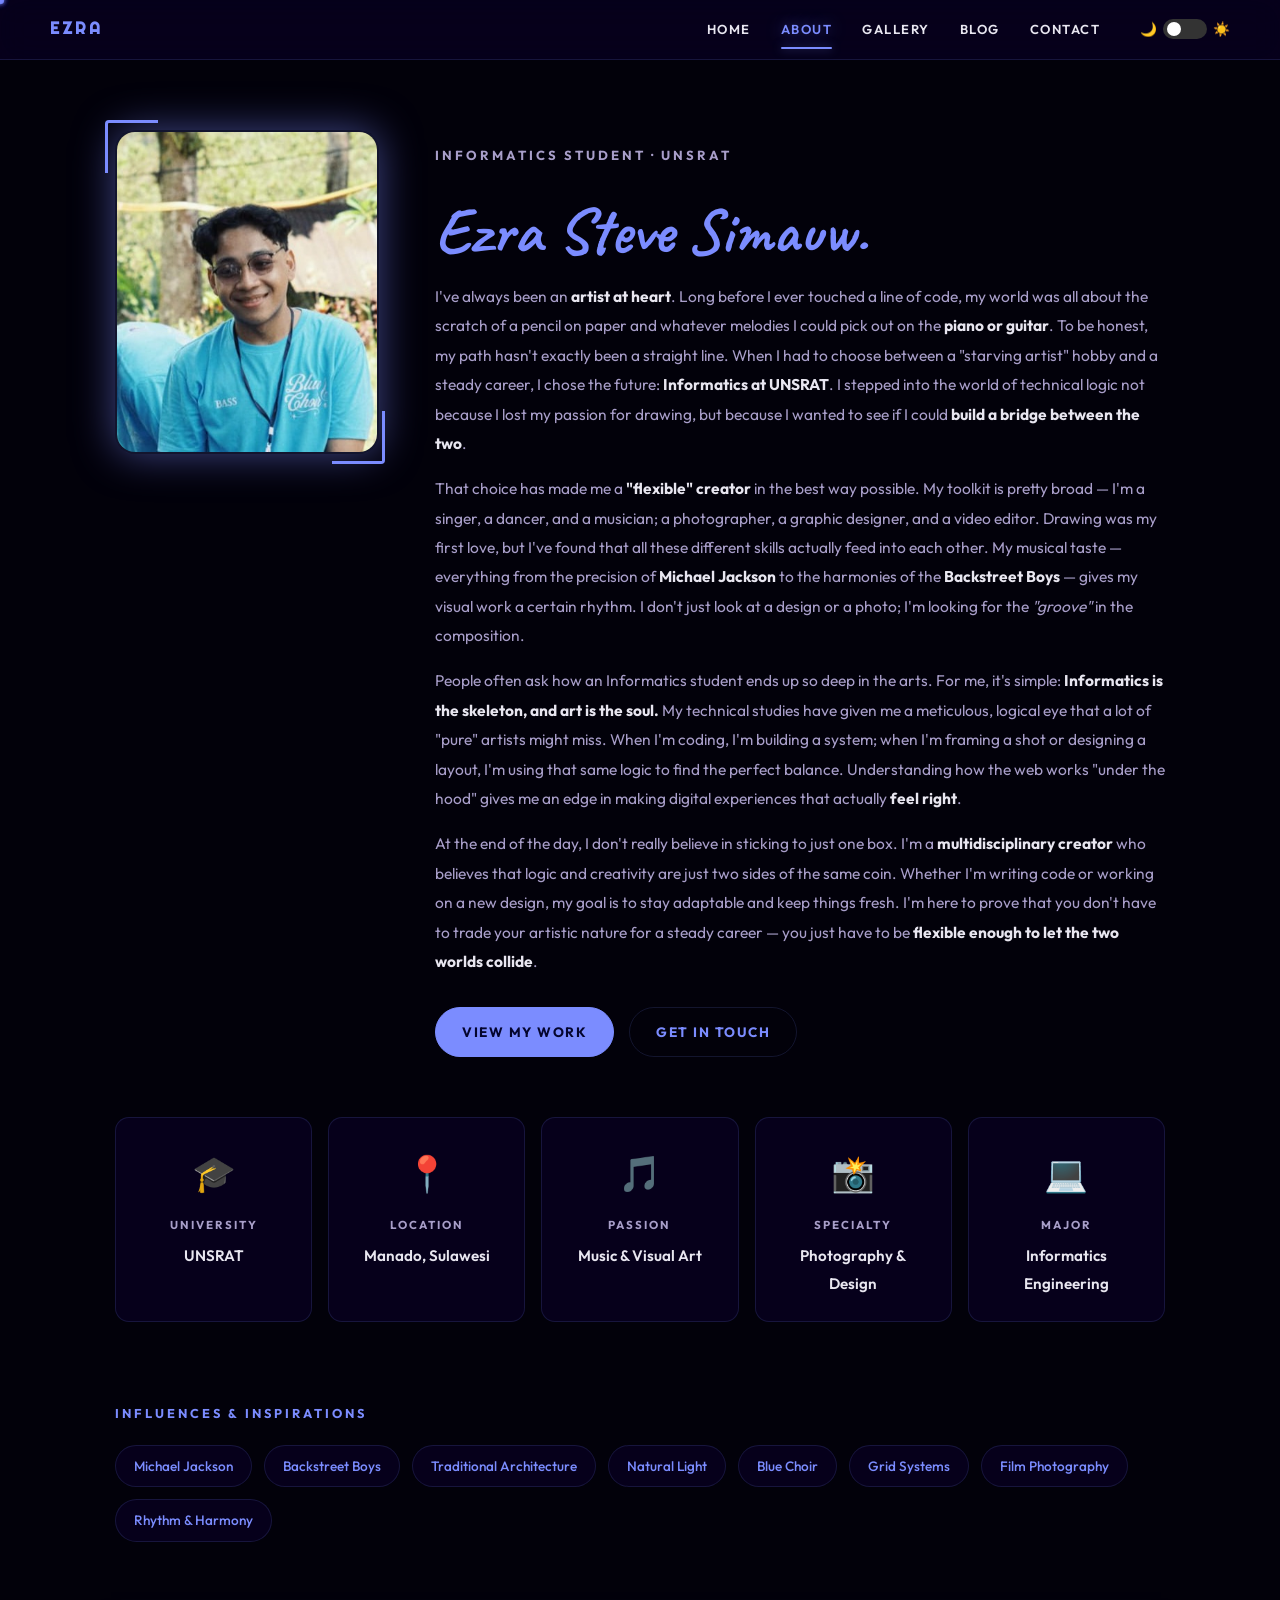
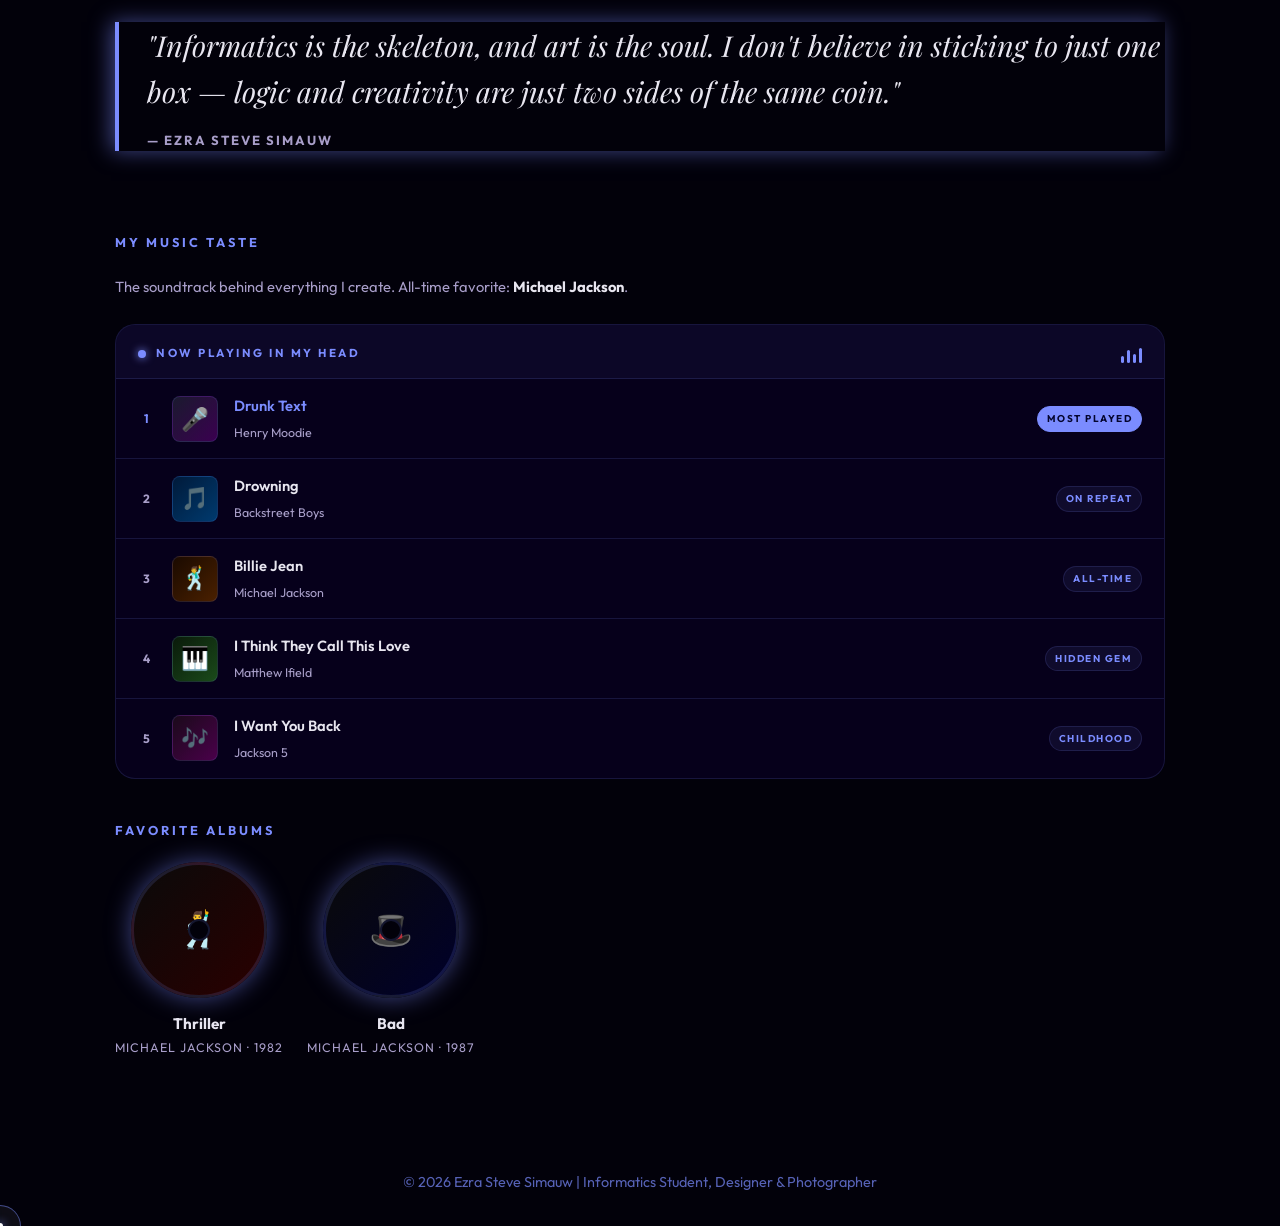
<file: about.html>
<!DOCTYPE html>
<html lang="en">
<head>
    <meta charset="UTF-8">
    <meta name="viewport" content="width=device-width, initial-scale=1.0">
    <title>About | Ezra's Web</title>
    <link rel="stylesheet" href="style.css">
    <link href="https://fonts.googleapis.com/css2?family=Caveat:wght@700&family=Playfair+Display:ital,wght@1,700&family=Righteous&family=Outfit:wght@300;400;500;600&display=swap" rel="stylesheet">
    <script defer src="script.js"></script>
    <style>
        h1 {
            background: none;
            -webkit-background-clip: unset;
            -webkit-text-fill-color: var(--accent);
            color: var(--accent);
            filter: none;
        }

        
        .about-hero {
            display: grid;
            grid-template-columns: 260px 1fr;
            gap: 60px;
            align-items: start;
            margin-top: 70px;
        }

        .about-photo-wrap {
            position: relative;
        }

        @media (min-width: 701px) {
            .about-photo-wrap {
                position: sticky;
                top: 100px;
            }
        }

        .about-photo {
            width: 100%;
            height: 320px;
            object-fit: cover;
            object-position: center 20%;
            border-radius: 20px;
            border: 2px solid var(--glass-border);
            box-shadow: 0 0 40px var(--glow);
            display: block;
            transition: transform 0.4s ease, box-shadow 0.4s ease, border-color 0.4s ease;
        }

        .about-photo-wrap:hover .about-photo {
            transform: scale(1.03) translateY(-4px);
            box-shadow: 0 0 60px var(--glow), 0 20px 40px rgba(0,0,0,0.4);
            border-color: var(--accent);
        }

        .about-photo-wrap:hover::before {
            top: -14px;
            left: -14px;
            width: 64px;
            height: 64px;
            transition: all 0.4s ease;
        }

        .about-photo-wrap:hover::after {
            bottom: -14px;
            right: -14px;
            width: 64px;
            height: 64px;
            transition: all 0.4s ease;
        }

        
        .about-photo-wrap::before {
            content: '';
            position: absolute;
            top: -10px;
            left: -10px;
            width: 50px;
            height: 50px;
            border-top: 3px solid var(--accent);
            border-left: 3px solid var(--accent);
            border-radius: 4px 0 0 0;
            transition: all 0.4s ease;
        }
        .about-photo-wrap::after {
            content: '';
            position: absolute;
            bottom: -10px;
            right: -10px;
            width: 50px;
            height: 50px;
            border-bottom: 3px solid var(--accent);
            border-right: 3px solid var(--accent);
            border-radius: 0 0 4px 0;
            transition: all 0.4s ease;
        }

        .about-bio {
            min-width: 0;
        }

        .about-bio h1 {
            font-family: 'Caveat', cursive;
            font-size: clamp(2.5rem, 5vw, 4rem);
            margin: 0 0 6px 0;
        }

        .about-bio .subtitle {
            font-family: 'Outfit', sans-serif;
            color: var(--text-sub);
            font-size: 0.82rem;
            letter-spacing: 3px;
            font-weight: 700;
            margin-bottom: 28px;
        }

        .about-bio p {
            color: var(--text-sub);
            font-size: 0.97rem;
            line-height: 1.9;
            margin-bottom: 14px;
        }

        .about-bio p b {
            color: var(--text-main);
        }

        @media (max-width: 700px) {
            .about-hero { grid-template-columns: 1fr; }
            .about-photo { height: 260px; }
        }

        
        .music-section-wrap {
            background: var(--glass-bg);
            border: 1px solid var(--glass-border);
            border-radius: 20px;
            overflow: hidden;
            margin-bottom: 40px;
        }

        .music-section-header {
            display: flex;
            align-items: center;
            justify-content: space-between;
            padding: 18px 22px 14px;
            border-bottom: 1px solid var(--glass-border);
            background: rgba(123, 140, 255, 0.05);
        }

        .music-section-header-left {
            display: flex;
            align-items: center;
            gap: 10px;
        }

        .music-dot {
            width: 8px;
            height: 8px;
            background: var(--accent);
            border-radius: 50%;
            box-shadow: 0 0 8px var(--accent);
            animation: pulse-dot 1.8s ease-in-out infinite;
        }

        @keyframes pulse-dot {
            0%, 100% { opacity: 1; transform: scale(1); }
            50% { opacity: 0.5; transform: scale(0.7); }
        }

        .music-section-title {
            font-family: 'Outfit', sans-serif;
            font-size: 0.72rem;
            font-weight: 700;
            letter-spacing: 2.5px;
            color: var(--accent);
        }

        .music-bar {
            display: flex;
            align-items: flex-end;
            gap: 3px;
            height: 18px;
            flex-shrink: 0;
        }
        .music-bar span {
            display: block;
            width: 3px;
            background: var(--accent);
            border-radius: 2px;
            animation: music-bounce 1.2s ease-in-out infinite;
        }
        .music-bar span:nth-child(1) { height: 7px;  animation-delay: 0s; }
        .music-bar span:nth-child(2) { height: 13px; animation-delay: 0.2s; }
        .music-bar span:nth-child(3) { height: 9px;  animation-delay: 0.4s; }
        .music-bar span:nth-child(4) { height: 15px; animation-delay: 0.1s; }
        @keyframes music-bounce {
            0%, 100% { transform: scaleY(1);   }
            50%       { transform: scaleY(0.3); }
        }

        .music-track-list {
            display: flex;
            flex-direction: column;
        }

        .music-track {
            display: flex;
            align-items: center;
            gap: 16px;
            padding: 14px 22px;
            border-bottom: 1px solid var(--glass-border);
            transition: background 0.2s ease;
            cursor: default;
        }

        .music-track:last-child {
            border-bottom: none;
        }

        .music-track:hover {
            background: rgba(123, 140, 255, 0.07);
        }

        .music-track-num {
            font-size: 0.75rem;
            font-weight: 700;
            color: var(--text-sub);
            width: 18px;
            text-align: center;
            flex-shrink: 0;
            font-family: 'Outfit', sans-serif;
            letter-spacing: 0.5px;
        }

        .music-track:first-child .music-track-num {
            color: var(--accent);
        }

        .music-track-art {
            width: 44px;
            height: 44px;
            border-radius: 8px;
            flex-shrink: 0;
            display: flex;
            align-items: center;
            justify-content: center;
            font-size: 1.4rem;
            border: 1px solid var(--glass-border);
        }

        .music-track-info {
            flex: 1;
            min-width: 0;
        }

        .music-track-name {
            font-size: 0.92rem;
            font-weight: 600;
            color: var(--text-main);
            white-space: nowrap;
            overflow: hidden;
            text-overflow: ellipsis;
            font-family: 'Outfit', sans-serif;
        }

        .music-track:first-child .music-track-name {
            color: var(--accent);
        }

        .music-track-artist {
            font-size: 0.78rem;
            color: var(--text-sub);
            margin-top: 2px;
            font-family: 'Outfit', sans-serif;
        }

        .music-track-tag {
            font-size: 0.62rem;
            font-weight: 700;
            letter-spacing: 1.5px;
            color: var(--accent);
            border: 1px solid var(--glass-border);
            background: rgba(123, 140, 255, 0.08);
            padding: 3px 9px;
            border-radius: 20px;
            white-space: nowrap;
            flex-shrink: 0;
        }

        .music-track:first-child .music-track-tag {
            background: var(--accent);
            color: #04052E;
            border-color: var(--accent);
        }

        
        .album-vinyl {
            display: flex;
            flex-direction: column;
            align-items: center;
            gap: 12px;
            cursor: default;
        }
        .vinyl-art {
            width: 130px;
            height: 130px;
            border-radius: 50%;
            display: flex;
            align-items: center;
            justify-content: center;
            position: relative;
            border: 3px solid var(--glass-border);
            box-shadow: 0 0 25px var(--glow);
            transition: transform 0.6s ease, box-shadow 0.3s ease;
        }
        .album-vinyl:hover .vinyl-art {
            transform: rotate(15deg) scale(1.05);
            box-shadow: 0 0 40px var(--glow);
        }
        .vinyl-hole {
            position: absolute;
            width: 18px;
            height: 18px;
            background: var(--bg-color);
            border-radius: 50%;
            border: 2px solid var(--glass-border);
        }
        .vinyl-info {
            text-align: center;
        }
        
        .facts-grid {
            display: grid;
            grid-template-columns: repeat(auto-fit, minmax(180px, 1fr));
            gap: 16px;
            margin-top: 60px;
        }

        .fact-card {
            background: var(--glass-bg);
            border: 1px solid var(--glass-border);
            border-radius: 14px;
            padding: 24px 20px;
            text-align: center;
            transition: transform 0.3s ease, box-shadow 0.3s ease;
        }

        .fact-card:hover {
            transform: translateY(-6px);
            box-shadow: 0 12px 30px var(--glow);
        }

        .fact-icon {
            font-size: 2.2rem;
            margin-bottom: 10px;
            display: block;
        }

        .fact-label {
            font-family: 'Outfit', sans-serif;
            font-size: 0.72rem;
            letter-spacing: 2px;
            font-weight: 700;
            color: var(--text-sub);
            margin-bottom: 6px;
        }

        .fact-value {
            font-family: 'Outfit', sans-serif;
            font-size: 0.95rem;
            font-weight: 600;
            color: var(--text-main);
        }

        
        .influences-section {
            margin-top: 80px;
        }

        .section-label {
            font-family: 'Outfit', sans-serif;
            font-size: 0.8rem;
            letter-spacing: 3px;
            font-weight: 700;
            color: var(--accent);
            margin-bottom: 20px;
        }

        .influence-list {
            display: flex;
            gap: 12px;
            flex-wrap: wrap;
        }

        .influence-tag {
            font-family: 'Outfit', sans-serif;
            font-size: 0.85rem;
            font-weight: 500;
            color: var(--accent);
            border: 1px solid var(--glass-border);
            background: var(--glass-bg);
            padding: 8px 18px;
            border-radius: 30px;
            transition: 0.3s ease;
        }

        .influence-tag:hover {
            background: var(--accent);
            color: #04052E;
            border-color: var(--accent);
        }

        
        .philosophy {
            margin-top: 80px;
            margin-bottom: 80px;
        }

        .philosophy-quote {
            font-family: 'Playfair Display', serif;
            font-size: clamp(1.3rem, 3vw, 1.8rem);
            font-style: italic;
            color: var(--text-main);
            line-height: 1.6;
            border-left: 4px solid var(--accent);
            padding-left: 28px;
            margin: 0;
            box-shadow: -4px 0 20px var(--glow);
        }

        .philosophy-quote span {
            display: block;
            font-family: 'Outfit', sans-serif;
            font-style: normal;
            font-size: 0.82rem;
            letter-spacing: 2px;
            font-weight: 700;
            color: var(--text-sub);
            margin-top: 16px;
        }

        
        .about-cta {
            display: flex;
            gap: 15px;
            margin-top: 30px;
            flex-wrap: wrap;
        }

        .about-btn {
            font-family: 'Outfit', sans-serif;
            font-size: 0.85rem;
            font-weight: 700;
            letter-spacing: 1.5px;
            padding: 12px 26px;
            border-radius: 30px;
            text-decoration: none;
            transition: 0.3s ease;
            border: 1px solid var(--glass-border);
        }

        .about-btn.primary {
            background: var(--accent);
            color: #04052E;
            border-color: var(--accent);
        }

        .about-btn.primary:hover {
            background: #fff;
            box-shadow: 0 0 20px var(--glow);
            transform: translateY(-3px);
        }

        .about-btn.secondary {
            color: var(--accent);
            background: transparent;
        }

        .about-btn.secondary:hover {
            background: var(--glass-bg);
            transform: translateY(-3px);
        }

    </style>
    <style id="preloader-style">
        #preloader {
            position: fixed; inset: 0; z-index: 9999;
            background: var(--bg-color, #02010A);
            display: flex; align-items: center; justify-content: center;
            transition: opacity 0.5s ease, visibility 0.5s ease;
        }
        #preloader.hidden { opacity: 0; visibility: hidden; }
        .preloader-inner { display: flex; flex-direction: column; align-items: center; gap: 20px; }
        .preloader-shutter { width: 60px; height: 60px; position: relative; animation: shutter-spin 1.2s ease-in-out infinite; }
        .blade { position: absolute; width: 50%; height: 50%; background: #7B8CFF; top: 50%; left: 50%; transform-origin: 0 0; border-radius: 0 0 100% 0; opacity: 0.85; }
        .blade:nth-child(1) { transform: rotate(0deg) translateY(-100%); }
        .blade:nth-child(2) { transform: rotate(60deg) translateY(-100%); }
        .blade:nth-child(3) { transform: rotate(120deg) translateY(-100%); }
        .blade:nth-child(4) { transform: rotate(180deg) translateY(-100%); }
        .blade:nth-child(5) { transform: rotate(240deg) translateY(-100%); }
        .blade:nth-child(6) { transform: rotate(300deg) translateY(-100%); }
        @keyframes shutter-spin { 0% { transform: rotate(0deg) scale(1); } 50% { transform: rotate(180deg) scale(0.85); } 100% { transform: rotate(360deg) scale(1); } }
        .preloader-name { font-family: 'Righteous', cursive; font-size: 1.1rem; letter-spacing: 6px; color: #7B8CFF; margin: 0; animation: pulse-fade 1.2s ease-in-out infinite; }
        @keyframes pulse-fade { 0%, 100% { opacity: 1; } 50% { opacity: 0.3; } }
    </style>
    <script>
        const saved = localStorage.getItem('theme') || 'dark';
        document.documentElement.setAttribute('data-theme', saved);
    </script>
</head>
<body>

    <div id="preloader">
        <div class="preloader-inner">
            <div class="preloader-shutter">
                <div class="blade"></div><div class="blade"></div>
                <div class="blade"></div><div class="blade"></div>
                <div class="blade"></div><div class="blade"></div>
            </div>
            <p class="preloader-name">EZRA</p>
        </div>
    </div>

    <nav>
        <a href="index.html" class="nav-brand">EZRA</a>
        <button class="hamburger" aria-label="Toggle menu">
            <span></span><span></span><span></span>
        </button>
        <div class="nav-links">
            <a href="index.html">HOME</a>
            <a href="about.html" class="active">ABOUT</a>
            <a href="gallery.html">GALLERY</a>
            <a href="blog.html">BLOG</a>
            <a href="contact.html">CONTACT</a>
            <div class="theme-switch-wrapper">
                <label class="theme-switch" for="checkbox">
                    <input type="checkbox" id="checkbox" />
                    <div class="slider"></div>
                </label>
            </div>
        </div>
    </nav>

    <main class="container">

        
        <div class="about-hero css-fade delay-1">
            <div class="about-photo-wrap">
                <img src="Portrait/EzraPFP.JPG" alt="Ezra Steve Simauw" class="about-photo">
            </div>

            <div class="about-bio">
                <p class="subtitle">INFORMATICS STUDENT · UNSRAT</p>
                <h1>Ezra Steve Simauw.</h1>

                <p>I've always been an <b>artist at heart</b>. Long before I ever touched a line of code, my world was all about the scratch of a pencil on paper and whatever melodies I could pick out on the <b>piano or guitar</b>. To be honest, my path hasn't exactly been a straight line. When I had to choose between a "starving artist" hobby and a steady career, I chose the future: <b>Informatics at UNSRAT</b>. I stepped into the world of technical logic not because I lost my passion for drawing, but because I wanted to see if I could <b>build a bridge between the two</b>.</p>

                <p>That choice has made me a <b>"flexible" creator</b> in the best way possible. My toolkit is pretty broad — I'm a singer, a dancer, and a musician; a photographer, a graphic designer, and a video editor. Drawing was my first love, but I've found that all these different skills actually feed into each other. My musical taste — everything from the precision of <b>Michael Jackson</b> to the harmonies of the <b>Backstreet Boys</b> — gives my visual work a certain rhythm. I don't just look at a design or a photo; I'm looking for the <i>"groove"</i> in the composition.</p>

                <p>People often ask how an Informatics student ends up so deep in the arts. For me, it's simple: <b>Informatics is the skeleton, and art is the soul.</b> My technical studies have given me a meticulous, logical eye that a lot of "pure" artists might miss. When I'm coding, I'm building a system; when I'm framing a shot or designing a layout, I'm using that same logic to find the perfect balance. Understanding how the web works "under the hood" gives me an edge in making digital experiences that actually <b>feel right</b>.</p>

                <p>At the end of the day, I don't really believe in sticking to just one box. I'm a <b>multidisciplinary creator</b> who believes that logic and creativity are just two sides of the same coin. Whether I'm writing code or working on a new design, my goal is to stay adaptable and keep things fresh. I'm here to prove that you don't have to trade your artistic nature for a steady career — you just have to be <b>flexible enough to let the two worlds collide</b>.</p>

                <div class="about-cta">
                    <a href="gallery.html" class="about-btn primary">VIEW MY WORK</a>
                    <a href="contact.html" class="about-btn secondary">GET IN TOUCH</a>
                </div>
            </div>
        </div>

        
        <div class="facts-grid css-fade delay-2">
            <div class="fact-card">
                <span class="fact-icon">🎓</span>
                <div class="fact-label">UNIVERSITY</div>
                <div class="fact-value">UNSRAT</div>
            </div>
            <div class="fact-card">
                <span class="fact-icon">📍</span>
                <div class="fact-label">LOCATION</div>
                <div class="fact-value">Manado, Sulawesi</div>
            </div>
            <div class="fact-card">
                <span class="fact-icon">🎵</span>
                <div class="fact-label">PASSION</div>
                <div class="fact-value">Music & Visual Art</div>
            </div>
            <div class="fact-card">
                <span class="fact-icon">📸</span>
                <div class="fact-label">SPECIALTY</div>
                <div class="fact-value">Photography & Design</div>
            </div>
            <div class="fact-card">
                <span class="fact-icon">💻</span>
                <div class="fact-label">MAJOR</div>
                <div class="fact-value">Informatics Engineering</div>
            </div>
        </div>

        
        <div class="influences-section css-fade delay-3">
            <p class="section-label">INFLUENCES & INSPIRATIONS</p>
            <div class="influence-list">
                <span class="influence-tag">Michael Jackson</span>
                <span class="influence-tag">Backstreet Boys</span>
                <span class="influence-tag">Traditional Architecture</span>
                <span class="influence-tag">Natural Light</span>
                <span class="influence-tag">Blue Choir</span>
                <span class="influence-tag">Grid Systems</span>
                <span class="influence-tag">Film Photography</span>
                <span class="influence-tag">Rhythm & Harmony</span>
            </div>
        </div>

        
        <div class="philosophy css-fade delay-4">
            <blockquote class="philosophy-quote">
                "Informatics is the skeleton, and art is the soul. I don't believe in sticking to just one box — logic and creativity are just two sides of the same coin."
                <span>— EZRA STEVE SIMAUW</span>
            </blockquote>
        </div>

        
        <div class="css-fade delay-5" style="margin-top: 80px; margin-bottom: 80px;">
            <p class="section-label">MY MUSIC TASTE</p>
            <p style="color: var(--text-sub); font-size: 0.92rem; margin-bottom: 24px; max-width: 520px;">
                The soundtrack behind everything I create. All-time favorite: <b style="color: var(--text-main);">Michael Jackson</b>.
            </p>

            
            <div class="music-section-wrap">
                <div class="music-section-header">
                    <div class="music-section-header-left">
                        <div class="music-dot"></div>
                        <span class="music-section-title">NOW PLAYING IN MY HEAD</span>
                    </div>
                    <span class="music-bar"><span></span><span></span><span></span><span></span></span>
                </div>
                <div class="music-track-list">
                    <div class="music-track">
                        <span class="music-track-num">1</span>
                        <div class="music-track-art" id="art-1" style="background: linear-gradient(135deg, #1a1a2e, #3a0050);">🎤</div>
                        <div class="music-track-info">
                            <div class="music-track-name">Drunk Text</div>
                            <div class="music-track-artist">Henry Moodie</div>
                        </div>
                        <span class="music-track-tag">MOST PLAYED</span>
                    </div>
                    <div class="music-track">
                        <span class="music-track-num">2</span>
                        <div class="music-track-art" id="art-2" style="background: linear-gradient(135deg, #001a3a, #003a6e);">🎵</div>
                        <div class="music-track-info">
                            <div class="music-track-name">Drowning</div>
                            <div class="music-track-artist">Backstreet Boys</div>
                        </div>
                        <span class="music-track-tag">ON REPEAT</span>
                    </div>
                    <div class="music-track">
                        <span class="music-track-num">3</span>
                        <div class="music-track-art" id="art-3" style="background: linear-gradient(135deg, #1a0a00, #4a2000);">🕺</div>
                        <div class="music-track-info">
                            <div class="music-track-name">Billie Jean</div>
                            <div class="music-track-artist">Michael Jackson</div>
                        </div>
                        <span class="music-track-tag">ALL-TIME</span>
                    </div>
                    <div class="music-track">
                        <span class="music-track-num">4</span>
                        <div class="music-track-art" id="art-4" style="background: linear-gradient(135deg, #0a1a0a, #1a4a1a);">🎹</div>
                        <div class="music-track-info">
                            <div class="music-track-name">I Think They Call This Love</div>
                            <div class="music-track-artist">Matthew Ifield</div>
                        </div>
                        <span class="music-track-tag">HIDDEN GEM</span>
                    </div>
                    <div class="music-track">
                        <span class="music-track-num">5</span>
                        <div class="music-track-art" id="art-5" style="background: linear-gradient(135deg, #1a0a1a, #4a004a);">🎶</div>
                        <div class="music-track-info">
                            <div class="music-track-name">I Want You Back</div>
                            <div class="music-track-artist">Jackson 5</div>
                        </div>
                        <span class="music-track-tag">CHILDHOOD</span>
                    </div>
                </div>
            </div>

            
            <p class="section-label" style="margin-top: 40px;">FAVORITE ALBUMS</p>
            <div style="display: flex; gap: 24px; flex-wrap: wrap; align-items: flex-start;">

                <div class="album-vinyl">
                    <div class="vinyl-art" id="vinyl-thriller" style="background: linear-gradient(135deg, #0a0a0a, #2a0000);">
                        <span style="font-size: 2.2rem;">🕺</span>
                        <div class="vinyl-hole"></div>
                    </div>
                    <div class="vinyl-info">
                        <div style="font-weight: 700; color: var(--text-main); font-size: 0.95rem;">Thriller</div>
                        <div style="color: var(--text-sub); font-size: 0.78rem; letter-spacing: 1px;">MICHAEL JACKSON · 1982</div>
                    </div>
                </div>

                <div class="album-vinyl">
                    <div class="vinyl-art" id="vinyl-bad" style="background: linear-gradient(135deg, #0a0a0a, #00002a);">
                        <span style="font-size: 2.2rem;">🎩</span>
                        <div class="vinyl-hole"></div>
                    </div>
                    <div class="vinyl-info">
                        <div style="font-weight: 700; color: var(--text-main); font-size: 0.95rem;">Bad</div>
                        <div style="color: var(--text-sub); font-size: 0.78rem; letter-spacing: 1px;">MICHAEL JACKSON · 1987</div>
                    </div>
                </div>

            </div>
        </div>
    </main>

    <footer style="text-align: center; padding: 30px; opacity: 0.7; font-size: 0.9rem;">
        &copy; 2026 Ezra Steve Simauw | Informatics Student, Designer &amp; Photographer
    </footer>

    <button id="back-to-top" title="Back to top">&#8679;</button>

    <script>
        
        function hidePreloader() {
            const preloader = document.getElementById('preloader');
            if (preloader) preloader.classList.add('hidden');
        }
        window.addEventListener('load', () => setTimeout(hidePreloader, 300));
        setTimeout(hidePreloader, 2000);

        
        
        async function loadAlbumArt() {
            const tracks = [
                { id: 'art-1', query: 'Henry Moodie Drunk Text',                    emoji: '🎤' },
                { id: 'art-2', query: 'Backstreet Boys Drowning',                    emoji: '🎵' },
                { id: 'art-3', query: 'Michael Jackson Thriller',                    emoji: '🕺' },
                { id: 'art-4', query: 'Matthew Ifield I Think They Call This Love',  emoji: '🎹' },
                { id: 'art-5', query: 'Jackson 5 I Want You Back',                   emoji: '🎶' },
            ];
            const vinyls = [
                { id: 'vinyl-thriller', query: 'Michael Jackson Thriller 1982' },
                { id: 'vinyl-bad',      query: 'Michael Jackson Bad 1987'      },
            ];

            async function fetchArt(query) {
                try {
                    const res  = await fetch(`https://itunes.apple.com/search?term=${encodeURIComponent(query)}&media=music&limit=1`);
                    const data = await res.json();
                    if (data.results && data.results[0])
                        return data.results[0].artworkUrl100.replace('100x100bb', '300x300bb');
                } catch(e) {}
                return null;
            }

            for (const t of tracks) {
                const el = document.getElementById(t.id);
                if (!el) continue;
                const url = await fetchArt(t.query);
                if (url) {
                    el.style.cssText += ';padding:0;overflow:hidden;';
                    el.innerHTML = `<img src="${url}" alt="" style="width:100%;height:100%;object-fit:cover;border-radius:7px;" onerror="this.parentElement.innerHTML='${t.emoji}'">`;
                }
            }

            for (const v of vinyls) {
                const el = document.getElementById(v.id);
                if (!el) continue;
                const url = await fetchArt(v.query);
                if (url) {
                    el.style.cssText += ';padding:0;overflow:hidden;';
                    el.innerHTML = `<img src="${url}" alt="" style="width:100%;height:100%;object-fit:cover;border-radius:50%;"><div class="vinyl-hole"></div>`;
                }
            }
        }

        if (document.readyState === 'loading') {
            document.addEventListener('DOMContentLoaded', loadAlbumArt);
        } else {
            loadAlbumArt();
        }
    </script>

    
    <script>
        (function() {
            const KONAMI = ['ArrowUp','ArrowUp','ArrowDown','ArrowDown','ArrowLeft','ArrowRight','ArrowLeft','ArrowRight','b','a'];
            let pos = 0;
            document.addEventListener('keydown', (e) => {
                if (e.key === KONAMI[pos]) { pos++; if (pos === KONAMI.length) { pos = 0; triggerEasterEgg(); } }
                else { pos = e.key === KONAMI[0] ? 1 : 0; }
            });
            function triggerEasterEgg() {
                const toast = document.createElement('div');
                toast.innerHTML = '📷 You found the secret! <b>Ezra was here.</b>';
                Object.assign(toast.style, { position:'fixed', bottom:'40px', left:'50%', transform:'translateX(-50%) translateY(20px)', background:'#7B8CFF', color:'#04052E', fontFamily:"'Outfit', sans-serif", fontWeight:'700', fontSize:'0.95rem', letterSpacing:'0.5px', padding:'14px 28px', borderRadius:'40px', zIndex:'99999', opacity:'0', transition:'opacity 0.4s ease, transform 0.4s ease', whiteSpace:'nowrap', boxShadow:'0 0 30px rgba(123,140,255,0.6)' });
                document.body.appendChild(toast);
                requestAnimationFrame(() => { toast.style.opacity='1'; toast.style.transform='translateX(-50%) translateY(0)'; });
                setTimeout(() => { toast.style.opacity='0'; toast.style.transform='translateX(-50%) translateY(20px)'; setTimeout(() => toast.remove(), 400); }, 3500);
                const colors = ['#7B8CFF','#ff7eb3','#fff176','#69ffb4','#ff9d4d','#c084fc'];
                for (let i = 0; i < 120; i++) {
                    const el = document.createElement('div');
                    const size = Math.random()*10+6, color = colors[Math.floor(Math.random()*colors.length)];
                    const duration = Math.random()*1500+1000, delay = Math.random()*400;
                    Object.assign(el.style, { position:'fixed', top:'-20px', left:(Math.random()*window.innerWidth)+'px', width:size+'px', height:size+'px', background:color, borderRadius:Math.random()>0.5?'50%':'2px', zIndex:'99998', animation:`confetti-fall ${duration}ms ${delay}ms ease-in forwards`, pointerEvents:'none' });
                    document.body.appendChild(el);
                    setTimeout(() => el.remove(), duration+delay+100);
                }
                if (!document.getElementById('confetti-style')) {
                    const s = document.createElement('style'); s.id='confetti-style';
                    s.textContent='@keyframes confetti-fall{0%{transform:translateY(0) rotate(0deg);opacity:1}100%{transform:translateY(110vh) rotate(360deg);opacity:0}}';
                    document.head.appendChild(s);
                }
            }
        })();
    </script>
</body>
</html>
</file>
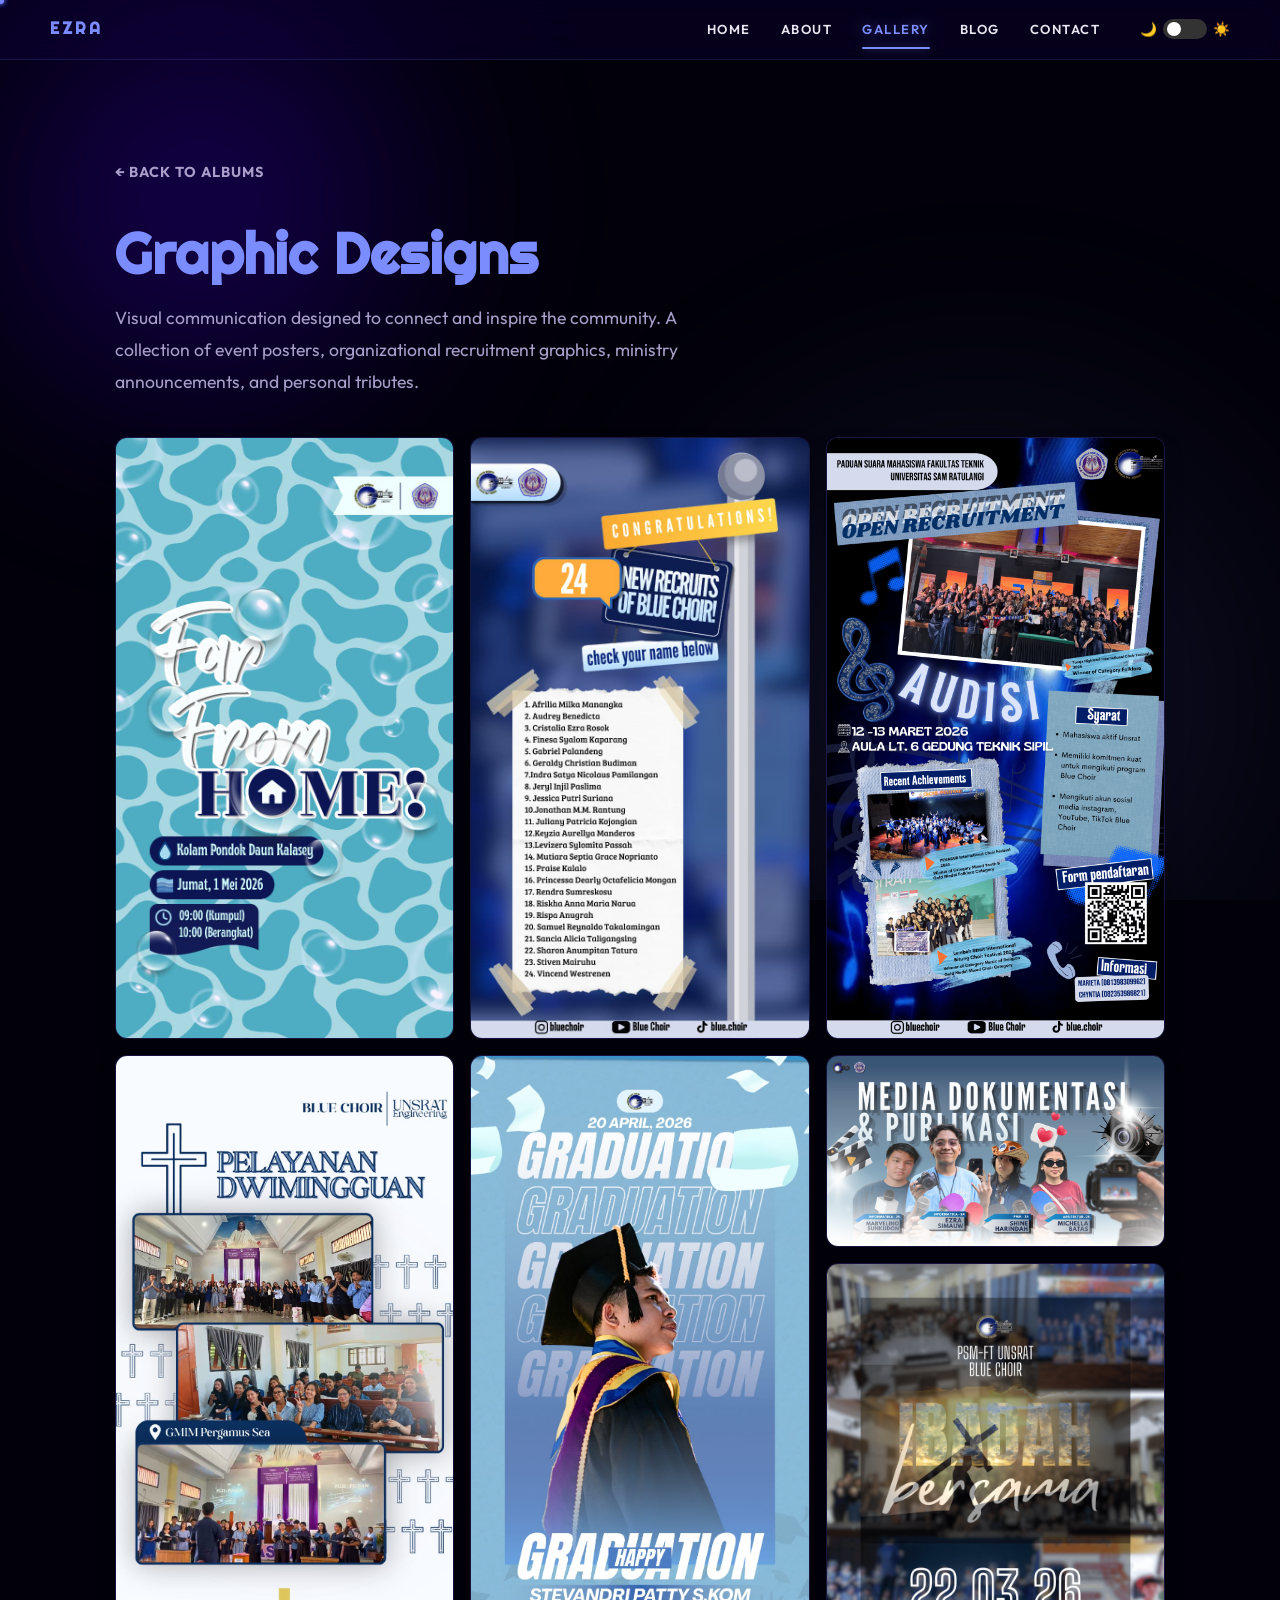
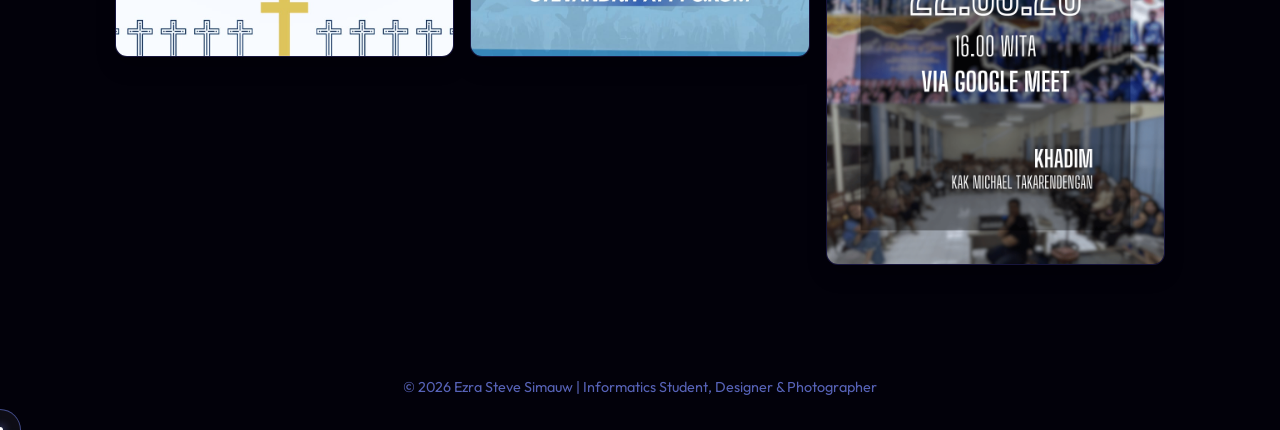
<file: album-design.html>
<!DOCTYPE html>
<html lang="en">
<head>
    <meta charset="UTF-8">
    <meta name="viewport" content="width=device-width, initial-scale=1.0">
    <title>Graphic Designs | Ezra's Web</title>
    <link rel="stylesheet" href="style.css">
    
    <link href="https://fonts.googleapis.com/css2?family=Caveat:wght@700&family=Playfair+Display:ital,wght@1,700&family=Righteous&family=Outfit:wght@300;400;500;600&display=swap" rel="stylesheet">
    
    <script defer src="script.js"></script>
    <style>
        

        .back-link {
            display: inline-block;
            color: var(--text-sub);
            text-decoration: none;
            font-weight: bold;
            font-size: 0.9rem;
            letter-spacing: 1px;
            margin-top: 40px;
            transition: 0.3s;
        }

        .back-link:hover {
            color: var(--accent);
        }

        
        
        .photo-grid {
            columns: 3;
            column-gap: 16px;
            margin-top: 40px;
            margin-bottom: 80px;
        }

        @media (max-width: 900px) {
            .photo-grid { columns: 2; }
        }
        @media (max-width: 550px) {
            .photo-grid { columns: 1; }
        }

        .photo-item {
            break-inside: avoid;
            margin-bottom: 16px;
            border-radius: 12px;
            overflow: hidden;
            border: 1px solid var(--glass-border);
            box-shadow: 0 10px 20px rgba(0, 0, 0, 0.2);
            background: var(--glass-bg);
            height: auto;        
        }

        .photo-item img {
            width: 100%;
            height: auto;        
            display: block;
            object-fit: cover;
            object-position: center center;
            transition: transform 0.5s ease;
            cursor: pointer;
        }

        .photo-item:hover img {
            transform: scale(1.05);
        }

        
        .modal {
            display: none;
            position: fixed;
            z-index: 1000;
            left: 0;
            top: 0;
            width: 100%;
            height: 100%;
            background-color: var(--modal-bg);
            backdrop-filter: blur(10px);
            overflow: hidden;
            align-items: center;
            justify-content: center;
        }

        .modal-content {
            display: block;
            max-width: 88vw;
            max-height: 75vh;
            width: auto;
            height: auto;
            border-radius: 10px;
            box-shadow: 0 0 40px rgba(0, 0, 0, 0.8), 0 0 80px rgba(123, 140, 255, 0.35);
            object-fit: contain;
            transition: opacity 0.25s ease;
        }

        #caption {
            margin: auto;
            display: block;
            width: 80%;
            max-width: 700px;
            text-align: center;
            color: var(--accent);
            padding: 15px 0;
            font-family: 'Playfair Display', serif;
            font-size: 1.2rem;
            letter-spacing: 1px;
            animation: zoomIn 0.3s ease;
        }

        @keyframes zoomIn {
            from { opacity: 0; }
            to   { opacity: 1; }
        }
        @keyframes slideInRight {
            from { transform: translateX(80px); opacity: 0; }
            to   { transform: translateX(0);    opacity: 1; }
        }
        @keyframes slideInLeft {
            from { transform: translateX(-80px); opacity: 0; }
            to   { transform: translateX(0);     opacity: 1; }
        }
        @keyframes slideOutLeft {
            from { transform: translateX(0);     opacity: 1; }
            to   { transform: translateX(-80px); opacity: 0; }
        }
        @keyframes slideOutRight {
            from { transform: translateX(0);    opacity: 1; }
            to   { transform: translateX(80px); opacity: 0; }
        }


        .modal-inner {
            display: flex;
            flex-direction: column;
            align-items: center;
            gap: 10px;
            max-width: 100%;
            max-height: 90vh;
            padding: 0 10px;
            box-sizing: border-box;
        }
        #img-counter {
            position: absolute;
            top: 22px;
            left: 40px;
            color: #a0a8ff;
            font-family: 'Outfit', sans-serif;
            font-size: 0.95rem;
            font-weight: 600;
            letter-spacing: 2px;
            z-index: 1001;
            background: rgba(255, 255, 255, 0.08);
            padding: 6px 14px;
            border-radius: 30px;
            border: 1px solid rgba(255, 255, 255, 0.15);
            backdrop-filter: blur(6px);
        }

        .close-btn {
            position: absolute;
            top: 20px;
            right: 40px;
            color: var(--text-main);
            font-size: 40px;
            font-weight: bold;
            transition: 0.3s;
            cursor: pointer;
            z-index: 1001;
        }

        .close-btn:hover {
            color: var(--accent);
            transform: scale(1.1);
        }

        
        .prev-btn, .next-btn {
            cursor: pointer;
            position: absolute;
            top: 50%;
            padding: 20px;
            margin-top: -50px;
            color: var(--text-sub);
            font-weight: bold;
            font-size: 40px;
            transition: 0.3s ease;
            user-select: none;
            z-index: 1002;
        }

        .next-btn { right: 20px; }
        .prev-btn { left: 20px; }

        .prev-btn:hover, .next-btn:hover {
            color: var(--accent);
            transform: scale(1.2);
        }

        
        h1 {
            background: none;
            -webkit-background-clip: unset;
            -webkit-text-fill-color: var(--accent);
            color: var(--accent);
            filter: none;
        }
    </style>
    <script>
        const saved = localStorage.getItem('theme') || 'dark';
        document.documentElement.setAttribute('data-theme', saved);
    </script>

    <style id="preloader-style">
        #preloader {
            position: fixed;
            inset: 0;
            z-index: 9999;
            background: var(--bg-color, #02010A);
            display: flex;
            align-items: center;
            justify-content: center;
            transition: opacity 0.5s ease, visibility 0.5s ease;
        }
        #preloader.hidden {
            opacity: 0;
            visibility: hidden;
        }
        .preloader-inner {
            display: flex;
            flex-direction: column;
            align-items: center;
            gap: 20px;
        }
        .preloader-shutter {
            width: 60px;
            height: 60px;
            position: relative;
            animation: shutter-spin 1.2s ease-in-out infinite;
        }
        .blade {
            position: absolute;
            width: 50%;
            height: 50%;
            background: #7B8CFF;
            top: 50%;
            left: 50%;
            transform-origin: 0 0;
            border-radius: 0 0 100% 0;
            opacity: 0.85;
        }
        .blade:nth-child(1) { transform: rotate(0deg)   translateY(-100%); }
        .blade:nth-child(2) { transform: rotate(60deg)  translateY(-100%); }
        .blade:nth-child(3) { transform: rotate(120deg) translateY(-100%); }
        .blade:nth-child(4) { transform: rotate(180deg) translateY(-100%); }
        .blade:nth-child(5) { transform: rotate(240deg) translateY(-100%); }
        .blade:nth-child(6) { transform: rotate(300deg) translateY(-100%); }
        @keyframes shutter-spin {
            0%   { transform: rotate(0deg)   scale(1);    }
            50%  { transform: rotate(180deg) scale(0.85); }
            100% { transform: rotate(360deg) scale(1);    }
        }
        .preloader-name {
            font-family: 'Righteous', cursive;
            font-size: 1.1rem;
            letter-spacing: 6px;
            color: #7B8CFF;
            margin: 0;
            animation: pulse-fade 1.2s ease-in-out infinite;
        }
        @keyframes pulse-fade {
            0%, 100% { opacity: 1;   }
            50%       { opacity: 0.3; }
        }
    </style>
</head>
<body>
    
    <div id="bg-canvas"></div>

    <div id="preloader">
        <div class="preloader-inner">
            <div class="preloader-shutter">
                <div class="blade"></div><div class="blade"></div>
                <div class="blade"></div><div class="blade"></div>
                <div class="blade"></div><div class="blade"></div>
            </div>
            <p class="preloader-name">EZRA</p>
        </div>
    </div>

    <nav>
        <a href="index.html" class="nav-brand">EZRA</a>
        <button class="hamburger" aria-label="Toggle menu">
            <span></span><span></span><span></span>
        </button>
        <div class="nav-links">
            <a href="index.html">HOME</a>
            <a href="about.html">ABOUT</a>
            <a href="gallery.html" class="active">GALLERY</a>
            <a href="blog.html">BLOG</a>
            <a href="contact.html">CONTACT</a>
            <div class="theme-switch-wrapper">
                <label class="theme-switch" for="checkbox">
                    <input type="checkbox" id="checkbox" />
                    <div class="slider"></div>
                </label>
            </div>
        </div>
    </nav>  

    <main class="container">
        
        <a href="gallery.html" class="back-link css-fade delay-1">&larr; BACK TO ALBUMS</a>

        <div style="margin-top: 20px; margin-bottom: 40px;" class="css-fade delay-1">
            <h1 style="font-family: 'Righteous', cursive; font-size: 3.5rem; margin-bottom: 10px; color: var(--accent);">Graphic Designs</h1>
            <p style="color: var(--text-sub); font-size: 1.1rem; max-width: 600px;">
                Visual communication designed to connect and inspire the community. A collection of event posters, organizational recruitment graphics, ministry announcements, and personal tributes.
            </p>
        </div>

        <div class="photo-grid css-fade delay-2">
            <div class="photo-item"><img src="Design/Design.jpeg" alt="Far From Home"></div>
            <div class="photo-item"><img src="Design/Design1.jpeg" alt="Pelayanan"></div>
            <div class="photo-item"><img src="Design/Design2.jpeg" alt="Passed Audition"></div>
            <div class="photo-item"><img src="Design/Design3.jpeg" alt="Happy Graduation"></div>
            <div class="photo-item"><img src="Design/gallery1.png" alt="Open Recruitment"></div>
            <div class="photo-item"><img src="Design/gallery8.png" alt="MEDOPUB"></div>
            <div class="photo-item"><img src="Design/gallery9.png" alt="Ibadah Bersama"></div>
        </div>
    </main>

    <div id="image-modal" class="modal">
        <span id="img-counter">1 / 1</span>
        <span class="close-btn">&times;</span>
        <span class="prev-btn">&#10094;</span>
        <span class="next-btn">&#10095;</span>
        <div class="modal-inner">
            <img class="modal-content" id="full-image">
            <div id="caption"></div>
        </div>
    </div>

    <footer style="text-align: center; padding: 30px; opacity: 0.7; font-size: 0.9rem; margin-top: 50px;">
        &copy; 2026 Ezra Steve Simauw | Informatics Student, Designer &amp; Photographer
    </footer>

    <script>
        document.addEventListener("DOMContentLoaded", () => {
            const modal = document.getElementById("image-modal");
            const modalImg = document.getElementById("full-image");
            const captionText = document.getElementById("caption");
            const closeBtn = document.querySelector(".close-btn");
            const prevBtn = document.querySelector(".prev-btn");
            const nextBtn = document.querySelector(".next-btn");
            
            const images = document.querySelectorAll(".photo-item img");
            let currentIndex = 0; 

            function showImage(index, direction) {
                const counter = document.getElementById('img-counter');
                if (direction === undefined) {
                    modalImg.style.opacity = '0';
                    modalImg.src = images[index].src;
                    captionText.innerHTML = images[index].alt;
                    counter.textContent = (index + 1) + ' / ' + images.length;
                    currentIndex = index;
                    modalImg.onload = () => { modalImg.style.opacity = '1'; };
                    if (modalImg.complete) modalImg.style.opacity = '1';
                    return;
                }
                modalImg.style.opacity = '0';
                captionText.style.opacity = '0';
                setTimeout(() => {
                    modalImg.src = images[index].src;
                    captionText.innerHTML = images[index].alt;
                    counter.textContent = (index + 1) + ' / ' + images.length;
                    currentIndex = index;
                    modalImg.onload = () => { modalImg.style.opacity = '1'; };
                    if (modalImg.complete) modalImg.style.opacity = '1';
                    captionText.style.opacity = '1';
                }, 220);
            }

            images.forEach((img, index) => {
                img.addEventListener("click", function() {
                    modal.style.display = "flex";
                    showImage(index, undefined);
                });
            });

            nextBtn.addEventListener("click", function() {
                let nextIndex = (currentIndex + 1) % images.length;
                showImage(nextIndex, 'next');
            });

            prevBtn.addEventListener("click", function() {
                let prevIndex = (currentIndex - 1 + images.length) % images.length;
                showImage(prevIndex, 'prev');
            });

            closeBtn.addEventListener("click", function() {
                modal.style.display = "none";
            });

            modal.addEventListener("click", function(e) {
                if (e.target === modal) {
                    modal.style.display = "none";
                }
            });

            document.addEventListener("keydown", function(e) {
                if (modal.style.display === "flex") {
                    if (e.key === "ArrowRight") nextBtn.click();
                    if (e.key === "ArrowLeft") prevBtn.click();
                    if (e.key === "Escape") closeBtn.click();
                }
            });
        });
    </script>

    <button id="back-to-top" title="Back to top">&#8679;</button>

    <script>
        window.addEventListener('load', () => {
            const preloader = document.getElementById('preloader');
            if (preloader) {
                setTimeout(() => preloader.classList.add('hidden'), 300);
            }
        });
    </script>

    
    <script>
        (function() {
            const KONAMI = ['ArrowUp','ArrowUp','ArrowDown','ArrowDown','ArrowLeft','ArrowRight','ArrowLeft','ArrowRight','b','a'];
            let pos = 0;

            document.addEventListener('keydown', (e) => {
                if (e.key === KONAMI[pos]) {
                    pos++;
                    if (pos === KONAMI.length) {
                        pos = 0;
                        triggerEasterEgg();
                    }
                } else {
                    pos = e.key === KONAMI[0] ? 1 : 0;
                }
            });

            function triggerEasterEgg() {
                
                const toast = document.createElement('div');
                toast.id = 'egg-toast';
                toast.innerHTML = '📷 You found the secret! <b>Ezra was here.</b>';
                Object.assign(toast.style, {
                    position: 'fixed', bottom: '40px', left: '50%',
                    transform: 'translateX(-50%) translateY(20px)',
                    background: '#7B8CFF', color: '#04052E',
                    fontFamily: "'Outfit', sans-serif", fontWeight: '700',
                    fontSize: '0.95rem', letterSpacing: '0.5px',
                    padding: '14px 28px', borderRadius: '40px',
                    zIndex: '99999', opacity: '0',
                    transition: 'opacity 0.4s ease, transform 0.4s ease',
                    whiteSpace: 'nowrap', boxShadow: '0 0 30px rgba(123,140,255,0.6)'
                });
                document.body.appendChild(toast);
                requestAnimationFrame(() => {
                    toast.style.opacity = '1';
                    toast.style.transform = 'translateX(-50%) translateY(0)';
                });
                setTimeout(() => {
                    toast.style.opacity = '0';
                    toast.style.transform = 'translateX(-50%) translateY(20px)';
                    setTimeout(() => toast.remove(), 400);
                }, 3500);

                
                launchConfetti();
            }

            function launchConfetti() {
                const colors = ['#7B8CFF','#ff7eb3','#fff176','#69ffb4','#ff9d4d','#c084fc'];
                const count = 120;
                for (let i = 0; i < count; i++) {
                    const el = document.createElement('div');
                    const size = Math.random() * 10 + 6;
                    const color = colors[Math.floor(Math.random() * colors.length)];
                    const startX = Math.random() * window.innerWidth;
                    const rotation = Math.random() * 720 - 360;
                    const duration = Math.random() * 1500 + 1000;
                    const delay = Math.random() * 400;
                    Object.assign(el.style, {
                        position: 'fixed',
                        top: '-20px',
                        left: startX + 'px',
                        width: size + 'px',
                        height: size + 'px',
                        background: color,
                        borderRadius: Math.random() > 0.5 ? '50%' : '2px',
                        zIndex: '99998',
                        opacity: '1',
                        animation: `confetti-fall ${duration}ms ${delay}ms ease-in forwards`,
                        transform: `rotate(0deg)`,
                        pointerEvents: 'none',
                    });
                    document.body.appendChild(el);
                    setTimeout(() => el.remove(), duration + delay + 100);
                }

                
                if (!document.getElementById('confetti-style')) {
                    const style = document.createElement('style');
                    style.id = 'confetti-style';
                    style.textContent = `
                        @keyframes confetti-fall {
                            0%   { transform: translateY(0) rotate(0deg);   opacity: 1; }
                            100% { transform: translateY(110vh) rotate(var(--r, 360deg)); opacity: 0; }
                        }
                    `;
                    document.head.appendChild(style);
                }

                
                document.querySelectorAll('[style*="confetti-fall"]').forEach(el => {
                    el.style.setProperty('--r', (Math.random() * 720 - 360) + 'deg');
                });
            }
        })();
    </script>
</body>
</html>
</file>
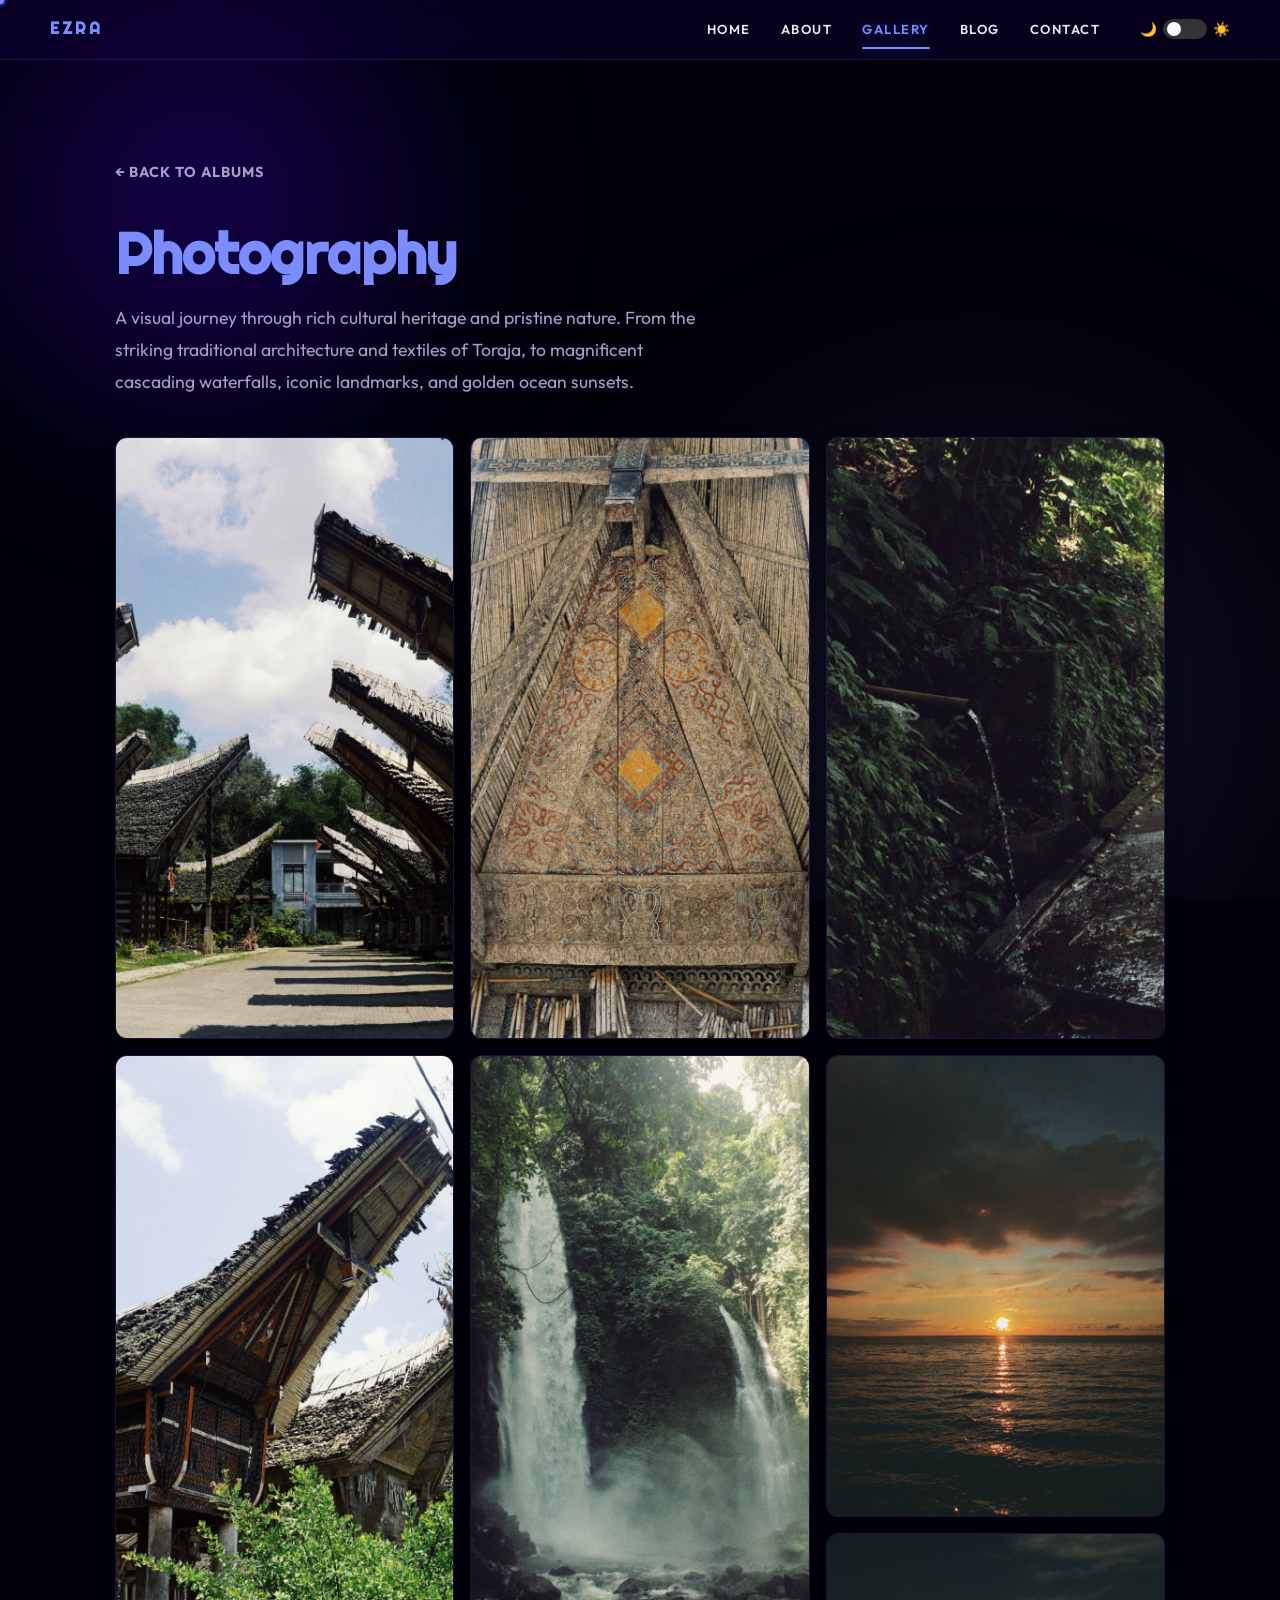
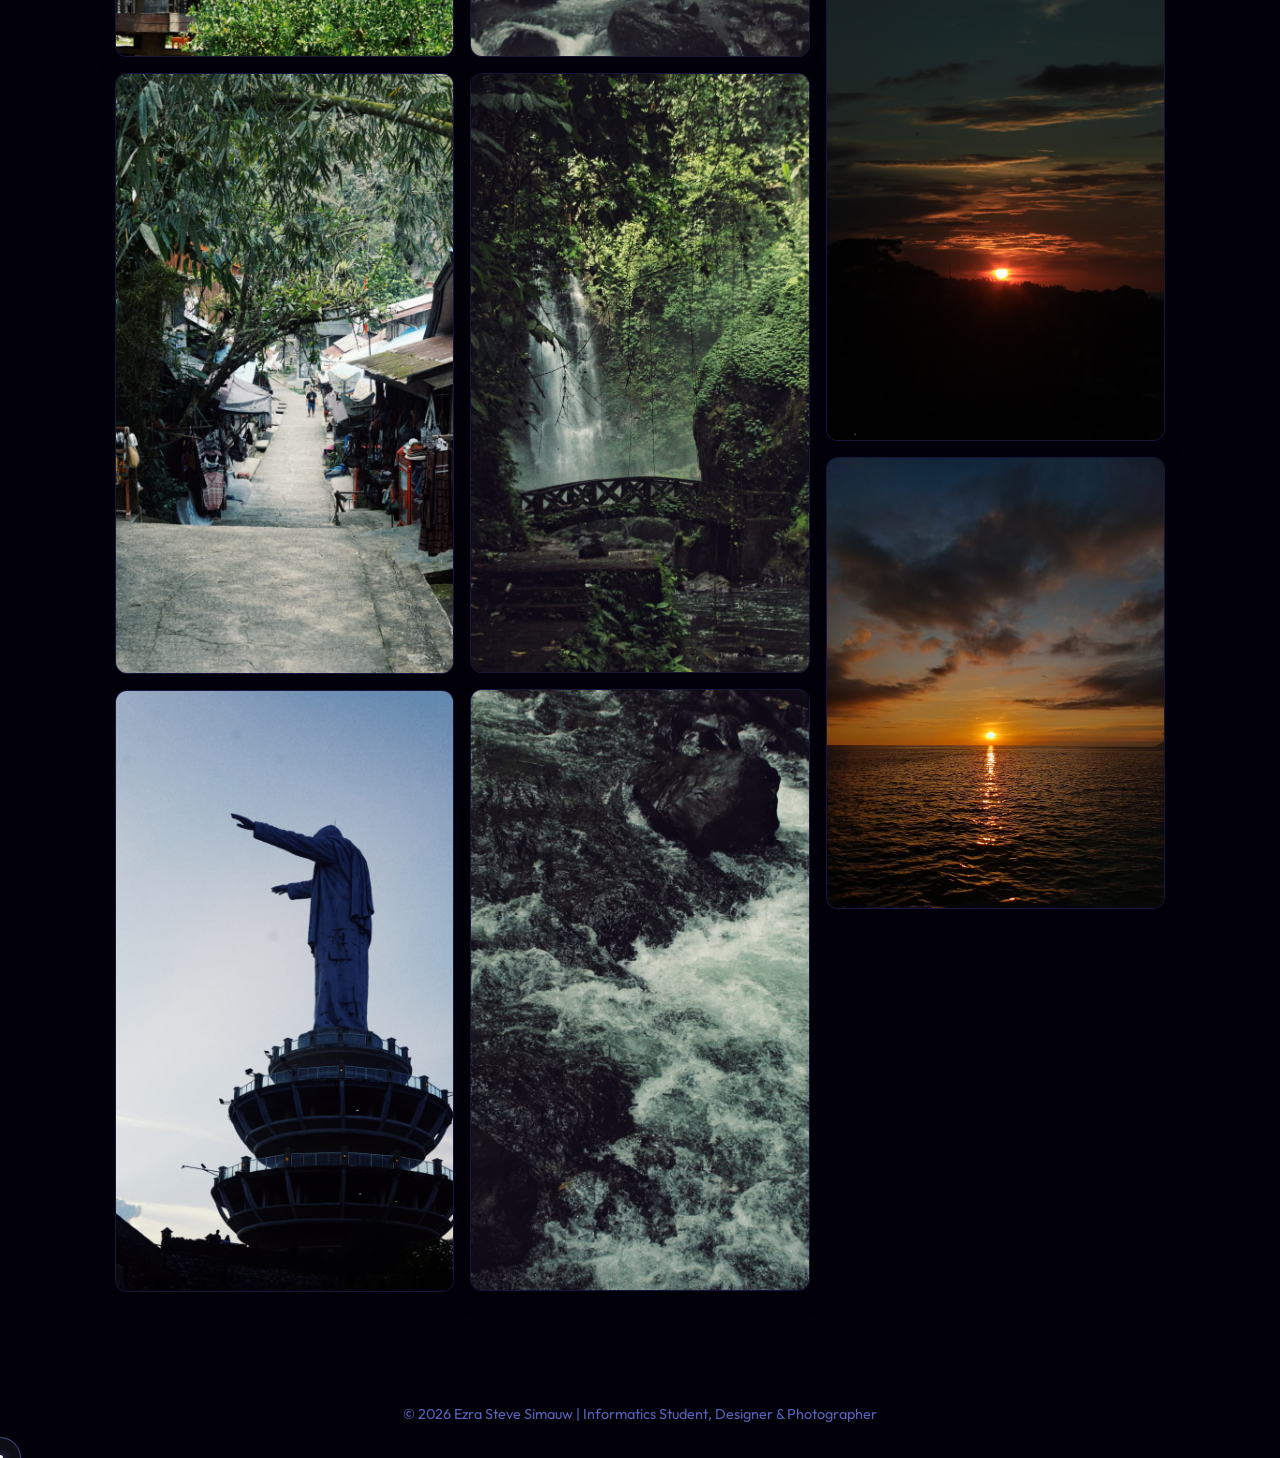
<file: album-photography.html>
<!DOCTYPE html>
<html lang="en">
<head>
    <meta charset="UTF-8">
    <meta name="viewport" content="width=device-width, initial-scale=1.0">
    <title>Photography | Ezra's Web</title>
    <link rel="stylesheet" href="style.css">
    
    <link href="https://fonts.googleapis.com/css2?family=Caveat:wght@700&family=Playfair+Display:ital,wght@1,700&family=Righteous&family=Outfit:wght@300;400;500;600&display=swap" rel="stylesheet">
    
    <script defer src="script.js"></script>
    <style>
        

        .back-link {
            display: inline-block;
            color: var(--text-sub);
            text-decoration: none;
            font-weight: bold;
            font-size: 0.9rem;
            letter-spacing: 1px;
            margin-top: 40px;
            transition: 0.3s;
        }

        .back-link:hover {
            color: var(--accent);
        }

        
        
        .photo-grid {
            columns: 3;
            column-gap: 16px;
            margin-top: 40px;
            margin-bottom: 80px;
        }

        @media (max-width: 900px) {
            .photo-grid { columns: 2; }
        }
        @media (max-width: 550px) {
            .photo-grid { columns: 1; }
        }

        .photo-item {
            break-inside: avoid;
            margin-bottom: 16px;
            border-radius: 12px;
            overflow: hidden;
            border: 1px solid var(--glass-border);
            box-shadow: 0 10px 20px rgba(0, 0, 0, 0.2);
            background: var(--glass-bg);
            height: auto;        
        }

        .photo-item img {
            width: 100%;
            height: auto;        
            display: block;
            object-fit: cover;
            object-position: center center;
            transition: transform 0.5s ease;
            cursor: pointer;
        }

        .photo-item:hover img {
            transform: scale(1.05);
        }

        
        .modal {
            display: none;
            position: fixed;
            z-index: 1000;
            left: 0;
            top: 0;
            width: 100%;
            height: 100%;
            background-color: var(--modal-bg);
            backdrop-filter: blur(10px);
            overflow: hidden;
            align-items: center;
            justify-content: center;
        }

        .modal-content {
            display: block;
            max-width: 88vw;
            max-height: 75vh;
            width: auto;
            height: auto;
            border-radius: 10px;
            box-shadow: 0 0 40px rgba(0, 0, 0, 0.8), 0 0 80px rgba(123, 140, 255, 0.35);
            object-fit: contain;
            transition: opacity 0.25s ease;
        }

        #caption {
            margin: auto;
            display: block;
            width: 80%;
            max-width: 700px;
            text-align: center;
            color: var(--accent);
            padding: 15px 0;
            font-family: 'Playfair Display', serif;
            font-size: 1.2rem;
            letter-spacing: 1px;
            animation: zoomIn 0.3s ease;
        }

        @keyframes zoomIn {
            from { opacity: 0; }
            to   { opacity: 1; }
        }
        @keyframes slideInRight {
            from { transform: translateX(80px); opacity: 0; }
            to   { transform: translateX(0);    opacity: 1; }
        }
        @keyframes slideInLeft {
            from { transform: translateX(-80px); opacity: 0; }
            to   { transform: translateX(0);     opacity: 1; }
        }
        @keyframes slideOutLeft {
            from { transform: translateX(0);     opacity: 1; }
            to   { transform: translateX(-80px); opacity: 0; }
        }
        @keyframes slideOutRight {
            from { transform: translateX(0);    opacity: 1; }

            to   { transform: translateX(80px); opacity: 0; }
        }


        .modal-inner {
            display: flex;
            flex-direction: column;
            align-items: center;
            gap: 10px;
            max-width: 100%;
            max-height: 90vh;
            padding: 0 10px;
            box-sizing: border-box;
        }
        #img-counter {
            position: absolute;
            top: 22px;
            left: 40px;
            color: var(--text-sub);
            font-family: 'Outfit', sans-serif;
            font-size: 0.95rem;
            font-weight: 600;
            letter-spacing: 2px;
            z-index: 1001;
            background: var(--glass-bg);
            padding: 6px 14px;
            border-radius: 30px;
            border: 1px solid var(--glass-border);
        }

        .close-btn {
            position: absolute;
            top: 20px;
            right: 40px;
            color: var(--text-main);
            font-size: 40px;
            font-weight: bold;
            transition: 0.3s;
            cursor: pointer;
            z-index: 1001;
        }

        .close-btn:hover {
            color: var(--accent);
            transform: scale(1.1);
        }

        
        .prev-btn, .next-btn {
            cursor: pointer;
            position: absolute;
            top: 50%;
            width: auto;
            padding: 20px;
            margin-top: -50px;
            color: var(--text-sub);
            font-weight: bold;
            font-size: 40px;
            transition: 0.3s ease;
            user-select: none;
            -webkit-user-select: none;
            z-index: 1002;
        }

        .next-btn {
            right: 20px;
        }

        .prev-btn {
            left: 20px;
        }

        .prev-btn:hover, .next-btn:hover {
            color: var(--accent);
            transform: scale(1.2);
        }

        
        h1 {
            background: none;
            -webkit-background-clip: unset;
            -webkit-text-fill-color: var(--accent);
            color: var(--accent);
            filter: none;
        }
    </style>
    <script>
        const saved = localStorage.getItem('theme') || 'dark';
        document.documentElement.setAttribute('data-theme', saved);
    </script>

    <style id="preloader-style">
        #preloader {
            position: fixed;
            inset: 0;
            z-index: 9999;
            background: var(--bg-color, #02010A);
            display: flex;
            align-items: center;
            justify-content: center;
            transition: opacity 0.5s ease, visibility 0.5s ease;
        }
        #preloader.hidden {
            opacity: 0;
            visibility: hidden;
        }
        .preloader-inner {
            display: flex;
            flex-direction: column;
            align-items: center;
            gap: 20px;
        }
        .preloader-shutter {
            width: 60px;
            height: 60px;
            position: relative;
            animation: shutter-spin 1.2s ease-in-out infinite;
        }
        .blade {
            position: absolute;
            width: 50%;
            height: 50%;
            background: #7B8CFF;
            top: 50%;
            left: 50%;
            transform-origin: 0 0;
            border-radius: 0 0 100% 0;
            opacity: 0.85;
        }
        .blade:nth-child(1) { transform: rotate(0deg)   translateY(-100%); }
        .blade:nth-child(2) { transform: rotate(60deg)  translateY(-100%); }
        .blade:nth-child(3) { transform: rotate(120deg) translateY(-100%); }
        .blade:nth-child(4) { transform: rotate(180deg) translateY(-100%); }
        .blade:nth-child(5) { transform: rotate(240deg) translateY(-100%); }
        .blade:nth-child(6) { transform: rotate(300deg) translateY(-100%); }
        @keyframes shutter-spin {
            0%   { transform: rotate(0deg)   scale(1);    }
            50%  { transform: rotate(180deg) scale(0.85); }
            100% { transform: rotate(360deg) scale(1);    }
        }
        .preloader-name {
            font-family: 'Righteous', cursive;
            font-size: 1.1rem;
            letter-spacing: 6px;
            color: #7B8CFF;
            margin: 0;
            animation: pulse-fade 1.2s ease-in-out infinite;
        }
        @keyframes pulse-fade {
            0%, 100% { opacity: 1;   }
            50%       { opacity: 0.3; }
        }
    </style>
</head>
<body>
    
    <div id="bg-canvas"></div>

    <div id="preloader">
        <div class="preloader-inner">
            <div class="preloader-shutter">
                <div class="blade"></div><div class="blade"></div>
                <div class="blade"></div><div class="blade"></div>
                <div class="blade"></div><div class="blade"></div>
            </div>
            <p class="preloader-name">EZRA</p>
        </div>
    </div>

    <nav>
        <a href="index.html" class="nav-brand">EZRA</a>
        <button class="hamburger" aria-label="Toggle menu">
            <span></span><span></span><span></span>
        </button>
        <div class="nav-links">
            <a href="index.html">HOME</a>
            <a href="about.html">ABOUT</a>
            <a href="gallery.html" class="active">GALLERY</a>
            <a href="blog.html">BLOG</a>
            <a href="contact.html">CONTACT</a>
            <div class="theme-switch-wrapper">
                <label class="theme-switch" for="checkbox">
                    <input type="checkbox" id="checkbox" />
                    <div class="slider"></div>
                </label>
            </div>
        </div>
    </nav>  

    <main class="container">
        
        <a href="gallery.html" class="back-link css-fade delay-1">&larr; BACK TO ALBUMS</a>

        <div style="margin-top: 20px; margin-bottom: 40px;" class="css-fade delay-1">
            <h1 style="font-family: 'Righteous', cursive; font-size: 3.5rem; margin-bottom: 10px; color: var(--accent);">Photography</h1>
            <p style="color: var(--text-sub); font-size: 1.1rem; max-width: 600px;">
                A visual journey through rich cultural heritage and pristine nature. From the striking traditional architecture and textiles of Toraja, to magnificent cascading waterfalls, iconic landmarks, and golden ocean sunsets.
            </p>
        </div>

        <div class="photo-grid css-fade delay-2">
            <div class="photo-item"><img src="Photography/Foto.jpeg" alt="Traditional Toraja Houses"></div>
            <div class="photo-item"><img src="Photography/Foto1.jpeg" alt="Toraja House Roof Detail"></div>
            <div class="photo-item"><img src="Photography/Foto2.jpeg" alt="Village Street Market"></div>
            <div class="photo-item"><img src="Photography/Foto3.jpeg" alt="Jesus Blessing Statue"></div>
            <div class="photo-item"><img src="Photography/Foto4.jpeg" alt="Traditional Woven Patterns"></div>
            <div class="photo-item"><img src="Photography/Foto5.jpeg" alt="Twin Waterfall"></div>
            <div class="photo-item"><img src="Photography/Foto6.jpeg" alt="Waterfall and Bridge"></div>
            <div class="photo-item"><img src="Photography/Foto7.jpeg" alt="Flowing River Rapids"></div>
            <div class="photo-item"><img src="Photography/Foto8.jpeg" alt="Water Flowing from Pipe"></div>
            <div class="photo-item"><img src="Photography/Sunset.jpg" alt="Golden Ocean Sunset"></div>
            <div class="photo-item"><img src="Photography/Sunset2.jpg" alt="Golden Sunset"></div>
            <div class="photo-item"><img src="Photography/Sunset3..jpg" alt="Golden Ocean Sunset Pt. 2"></div>
        </div>

    </main>

    <div id="image-modal" class="modal">
        <span id="img-counter">1 / 1</span>
        <span class="close-btn">&times;</span>
        <span class="prev-btn">&#10094;</span>
        <span class="next-btn">&#10095;</span>
        <div class="modal-inner">
            <img class="modal-content" id="full-image">
            <div id="caption"></div>
        </div>
    </div>

    
    <footer style="text-align: center; padding: 30px; opacity: 0.7; font-size: 0.9rem; margin-top: 50px;">
        &copy; 2026 Ezra Steve Simauw | Informatics Student, Designer &amp; Photographer
    </footer>

    

    <script>
    document.addEventListener("DOMContentLoaded", () => {
        const modal = document.getElementById("image-modal");
        const modalImg = document.getElementById("full-image");
        const captionText = document.getElementById("caption");
        const closeBtn = document.querySelector(".close-btn");
        const prevBtn = document.querySelector(".prev-btn");
        const nextBtn = document.querySelector(".next-btn");
        
        
        const images = document.querySelectorAll(".photo-item img");
        let currentIndex = 0;
        function showImage(index, direction) {
            const counter = document.getElementById('img-counter');
            if (direction === undefined) {
                modalImg.style.opacity = '0';
                modalImg.src = images[index].src;
                captionText.innerHTML = images[index].alt;
                counter.textContent = (index + 1) + ' / ' + images.length;
                currentIndex = index;
                modalImg.onload = () => { modalImg.style.opacity = '1'; };
                if (modalImg.complete) modalImg.style.opacity = '1';
                return;
            }
            modalImg.style.opacity = '0';
            captionText.style.opacity = '0';
            setTimeout(() => {
                modalImg.src = images[index].src;
                captionText.innerHTML = images[index].alt;
                counter.textContent = (index + 1) + ' / ' + images.length;
                currentIndex = index;
                modalImg.onload = () => { modalImg.style.opacity = '1'; };
                if (modalImg.complete) modalImg.style.opacity = '1';
                captionText.style.opacity = '1';
            }, 220);
        }

        
        images.forEach((img, index) => {
            img.addEventListener("click", function() {
                modal.style.display = "flex";
                showImage(index, undefined);
            });
        });

        
        nextBtn.addEventListener("click", function() {
            let nextIndex = (currentIndex + 1) % images.length; 
            showImage(nextIndex, 'next');
        });

        
        prevBtn.addEventListener("click", function() {
            let prevIndex = (currentIndex - 1 + images.length) % images.length; 
            showImage(prevIndex, 'prev');
        });

        
        closeBtn.addEventListener("click", function() {
            modal.style.display = "none";
        });

        
        modal.addEventListener("click", function(e) {
            if (e.target === modal) {
                modal.style.display = "none";
            }
        });

        
        document.addEventListener("keydown", function(e) {
            if (modal.style.display === "flex") {
                if (e.key === "ArrowRight") nextBtn.click();
                if (e.key === "ArrowLeft") prevBtn.click();
                if (e.key === "Escape") closeBtn.click();
            }
        });
    });
</script>

    <button id="back-to-top" title="Back to top">&#8679;</button>

    <script>
        window.addEventListener('load', () => {
            const preloader = document.getElementById('preloader');
            if (preloader) {
                setTimeout(() => preloader.classList.add('hidden'), 300);
            }
        });
    </script>

    
    <script>
        (function() {
            const KONAMI = ['ArrowUp','ArrowUp','ArrowDown','ArrowDown','ArrowLeft','ArrowRight','ArrowLeft','ArrowRight','b','a'];
            let pos = 0;

            document.addEventListener('keydown', (e) => {
                if (e.key === KONAMI[pos]) {
                    pos++;
                    if (pos === KONAMI.length) {
                        pos = 0;
                        triggerEasterEgg();
                    }
                } else {
                    pos = e.key === KONAMI[0] ? 1 : 0;
                }
            });

            function triggerEasterEgg() {
                
                const toast = document.createElement('div');
                toast.id = 'egg-toast';
                toast.innerHTML = '📷 You found the secret! <b>Ezra was here.</b>';
                Object.assign(toast.style, {
                    position: 'fixed', bottom: '40px', left: '50%',
                    transform: 'translateX(-50%) translateY(20px)',
                    background: '#7B8CFF', color: '#04052E',
                    fontFamily: "'Outfit', sans-serif", fontWeight: '700',
                    fontSize: '0.95rem', letterSpacing: '0.5px',
                    padding: '14px 28px', borderRadius: '40px',
                    zIndex: '99999', opacity: '0',
                    transition: 'opacity 0.4s ease, transform 0.4s ease',
                    whiteSpace: 'nowrap', boxShadow: '0 0 30px rgba(123,140,255,0.6)'
                });
                document.body.appendChild(toast);
                requestAnimationFrame(() => {
                    toast.style.opacity = '1';
                    toast.style.transform = 'translateX(-50%) translateY(0)';
                });
                setTimeout(() => {
                    toast.style.opacity = '0';
                    toast.style.transform = 'translateX(-50%) translateY(20px)';
                    setTimeout(() => toast.remove(), 400);
                }, 3500);

                
                launchConfetti();
            }

            function launchConfetti() {
                const colors = ['#7B8CFF','#ff7eb3','#fff176','#69ffb4','#ff9d4d','#c084fc'];
                const count = 120;
                for (let i = 0; i < count; i++) {
                    const el = document.createElement('div');
                    const size = Math.random() * 10 + 6;
                    const color = colors[Math.floor(Math.random() * colors.length)];
                    const startX = Math.random() * window.innerWidth;
                    const rotation = Math.random() * 720 - 360;
                    const duration = Math.random() * 1500 + 1000;
                    const delay = Math.random() * 400;
                    Object.assign(el.style, {
                        position: 'fixed',
                        top: '-20px',
                        left: startX + 'px',
                        width: size + 'px',
                        height: size + 'px',
                        background: color,
                        borderRadius: Math.random() > 0.5 ? '50%' : '2px',
                        zIndex: '99998',
                        opacity: '1',
                        animation: `confetti-fall ${duration}ms ${delay}ms ease-in forwards`,
                        transform: `rotate(0deg)`,
                        pointerEvents: 'none',
                    });
                    document.body.appendChild(el);
                    setTimeout(() => el.remove(), duration + delay + 100);
                }

                
                if (!document.getElementById('confetti-style')) {
                    const style = document.createElement('style');
                    style.id = 'confetti-style';
                    style.textContent = `
                        @keyframes confetti-fall {
                            0%   { transform: translateY(0) rotate(0deg);   opacity: 1; }
                            100% { transform: translateY(110vh) rotate(var(--r, 360deg)); opacity: 0; }
                        }
                    `;
                    document.head.appendChild(style);
                }

                
                document.querySelectorAll('[style*="confetti-fall"]').forEach(el => {
                    el.style.setProperty('--r', (Math.random() * 720 - 360) + 'deg');
                });
            }
        })();
    </script>
</body>
</html>
</file>
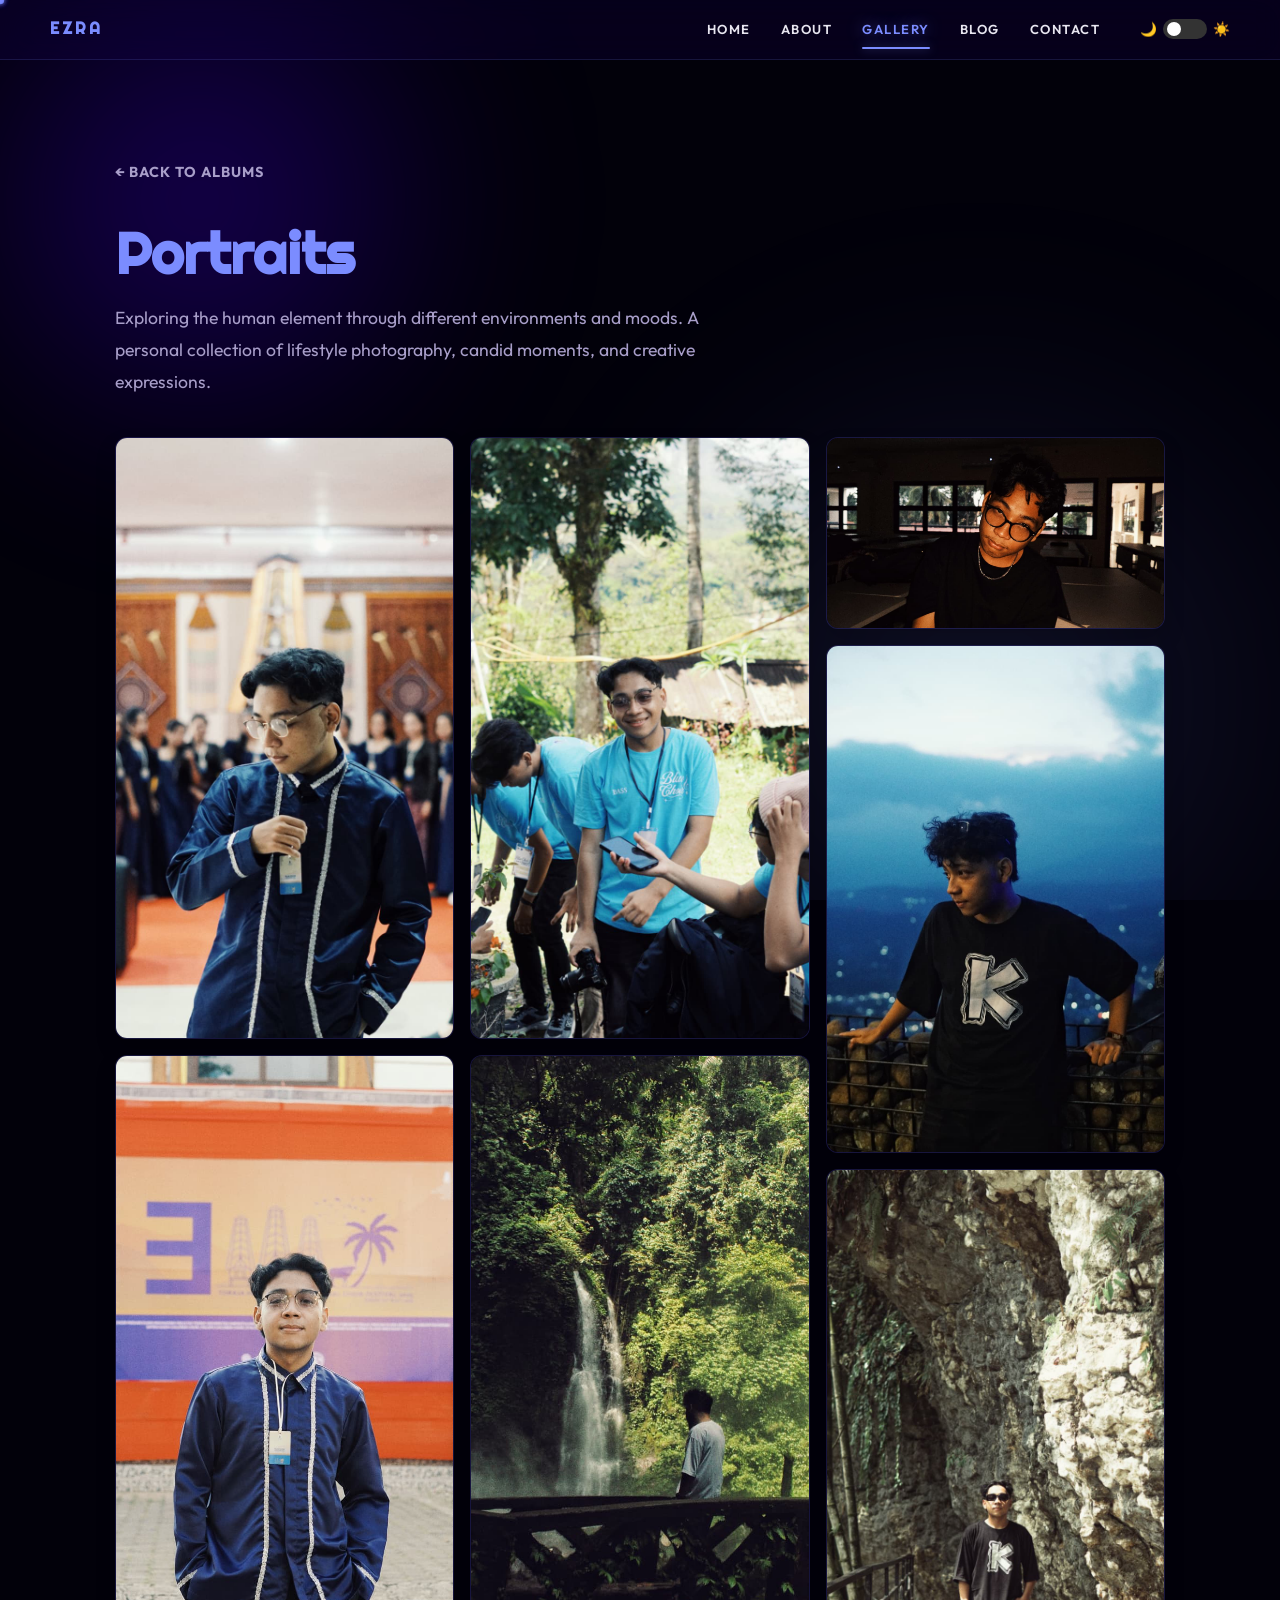
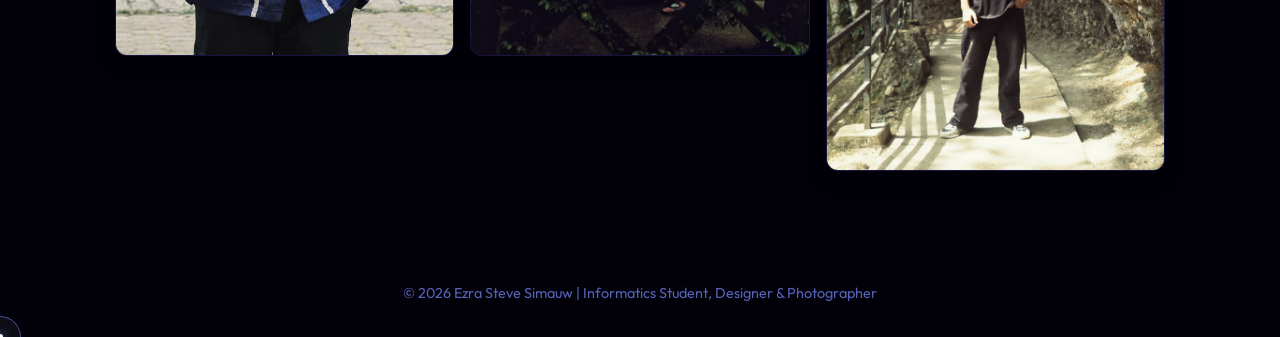
<file: album-portrait.html>
<!DOCTYPE html>
<html lang="en">
<head>
    <meta charset="UTF-8">
    <meta name="viewport" content="width=device-width, initial-scale=1.0">
    <title>Portraits | Ezra's Web</title>
    <link rel="stylesheet" href="style.css">
    
    <link href="https://fonts.googleapis.com/css2?family=Caveat:wght@700&family=Playfair+Display:ital,wght@1,700&family=Righteous&family=Outfit:wght@300;400;500;600&display=swap" rel="stylesheet">
    
    <script defer src="script.js"></script>
    <style>
        

        .back-link {
            display: inline-block;
            color: var(--text-sub);
            text-decoration: none;
            font-weight: bold;
            font-size: 0.9rem;
            letter-spacing: 1px;
            margin-top: 40px;
            transition: 0.3s;
        }

        .back-link:hover {
            color: var(--accent);
        }

        
        
        .photo-grid {
            columns: 3;
            column-gap: 16px;
            margin-top: 40px;
            margin-bottom: 80px;
        }

        @media (max-width: 900px) {
            .photo-grid { columns: 2; }
        }
        @media (max-width: 550px) {
            .photo-grid { columns: 1; }
        }

        .photo-item {
            break-inside: avoid;
            margin-bottom: 16px;
            border-radius: 12px;
            overflow: hidden;
            border: 1px solid var(--glass-border);
            box-shadow: 0 10px 20px rgba(0, 0, 0, 0.2);
            background: var(--glass-bg);
            height: auto;        
        }

        .photo-item img {
            width: 100%;
            height: auto;        
            display: block;
            object-fit: cover;
            object-position: center center;
            transition: transform 0.5s ease;
            cursor: pointer;
        }

        .photo-item:hover img {
            transform: scale(1.05);
        }

        
        .modal {
            display: none;
            position: fixed;
            z-index: 1000;
            left: 0;
            top: 0;
            width: 100%;
            height: 100%;
            background-color: var(--modal-bg);
            backdrop-filter: blur(10px);
            overflow: hidden;
            align-items: center;
            justify-content: center;
        }

        .modal-content {
            display: block;
            max-width: 88vw;
            max-height: 75vh;
            width: auto;
            height: auto;
            border-radius: 10px;
            box-shadow: 0 0 40px rgba(0, 0, 0, 0.8), 0 0 80px rgba(123, 140, 255, 0.35);
            object-fit: contain;
            transition: opacity 0.25s ease;
        }

        #caption {
            margin: auto;
            display: block;
            width: 80%;
            max-width: 700px;
            text-align: center;
            color: var(--accent);
            padding: 15px 0;
            font-family: 'Playfair Display', serif;
            font-size: 1.2rem;
            letter-spacing: 1px;
            animation: zoomIn 0.3s ease;
        }

        @keyframes zoomIn {
            from { opacity: 0; }
            to   { opacity: 1; }
        }
        @keyframes slideInRight {
            from { transform: translateX(80px); opacity: 0; }
            to   { transform: translateX(0);    opacity: 1; }
        }
        @keyframes slideInLeft {
            from { transform: translateX(-80px); opacity: 0; }
            to   { transform: translateX(0);     opacity: 1; }
        }
        @keyframes slideOutLeft {
            from { transform: translateX(0);     opacity: 1; }
            to   { transform: translateX(-80px); opacity: 0; }
        }
        @keyframes slideOutRight {
            from { transform: translateX(0);    opacity: 1; }
            to   { transform: translateX(80px); opacity: 0; }
        }


        .modal-inner {
            display: flex;
            flex-direction: column;
            align-items: center;
            gap: 10px;
            max-width: 100%;
            max-height: 90vh;
            padding: 0 10px;
            box-sizing: border-box;
        }
        #img-counter {
            position: absolute;
            top: 22px;
            left: 40px;
            color: #a0a8ff;
            font-family: 'Outfit', sans-serif;
            font-size: 0.95rem;
            font-weight: 600;
            letter-spacing: 2px;
            z-index: 1001;
            background: rgba(255, 255, 255, 0.08);
            padding: 6px 14px;
            border-radius: 30px;
            border: 1px solid rgba(255, 255, 255, 0.15);
            backdrop-filter: blur(6px);
        }

        .close-btn {
            position: absolute;
            top: 20px;
            right: 40px;
            color: var(--text-main);
            font-size: 40px;
            font-weight: bold;
            transition: 0.3s;
            cursor: pointer;
            z-index: 1001;
        }

        .close-btn:hover {
            color: var(--accent);
            transform: scale(1.1);
        }

        
        .prev-btn, .next-btn {
            cursor: pointer;
            position: absolute;
            top: 50%;
            padding: 20px;
            margin-top: -50px;
            color: var(--text-sub);
            font-weight: bold;
            font-size: 40px;
            transition: 0.3s ease;
            user-select: none;
            z-index: 1002;
        }

        .next-btn { right: 20px; }
        .prev-btn { left: 20px; }

        .prev-btn:hover, .next-btn:hover {
            color: var(--accent);
            transform: scale(1.2);
        }

        
        h1 {
            background: none;
            -webkit-background-clip: unset;
            -webkit-text-fill-color: var(--accent);
            color: var(--accent);
            filter: none;
        }
    </style>
    <script>
        const saved = localStorage.getItem('theme') || 'dark';
        document.documentElement.setAttribute('data-theme', saved);
    </script>

    <style id="preloader-style">
        #preloader {
            position: fixed;
            inset: 0;
            z-index: 9999;
            background: var(--bg-color, #02010A);
            display: flex;
            align-items: center;
            justify-content: center;
            transition: opacity 0.5s ease, visibility 0.5s ease;
        }
        #preloader.hidden {
            opacity: 0;
            visibility: hidden;
        }
        .preloader-inner {
            display: flex;
            flex-direction: column;
            align-items: center;
            gap: 20px;
        }
        .preloader-shutter {
            width: 60px;
            height: 60px;
            position: relative;
            animation: shutter-spin 1.2s ease-in-out infinite;
        }
        .blade {
            position: absolute;
            width: 50%;
            height: 50%;
            background: #7B8CFF;
            top: 50%;
            left: 50%;
            transform-origin: 0 0;
            border-radius: 0 0 100% 0;
            opacity: 0.85;
        }
        .blade:nth-child(1) { transform: rotate(0deg)   translateY(-100%); }
        .blade:nth-child(2) { transform: rotate(60deg)  translateY(-100%); }
        .blade:nth-child(3) { transform: rotate(120deg) translateY(-100%); }
        .blade:nth-child(4) { transform: rotate(180deg) translateY(-100%); }
        .blade:nth-child(5) { transform: rotate(240deg) translateY(-100%); }
        .blade:nth-child(6) { transform: rotate(300deg) translateY(-100%); }
        @keyframes shutter-spin {
            0%   { transform: rotate(0deg)   scale(1);    }
            50%  { transform: rotate(180deg) scale(0.85); }
            100% { transform: rotate(360deg) scale(1);    }
        }
        .preloader-name {
            font-family: 'Righteous', cursive;
            font-size: 1.1rem;
            letter-spacing: 6px;
            color: #7B8CFF;
            margin: 0;
            animation: pulse-fade 1.2s ease-in-out infinite;
        }
        @keyframes pulse-fade {
            0%, 100% { opacity: 1;   }
            50%       { opacity: 0.3; }
        }
    </style>
</head>
<body>
    
    <div id="bg-canvas"></div>

    <div id="preloader">
        <div class="preloader-inner">
            <div class="preloader-shutter">
                <div class="blade"></div><div class="blade"></div>
                <div class="blade"></div><div class="blade"></div>
                <div class="blade"></div><div class="blade"></div>
            </div>
            <p class="preloader-name">EZRA</p>
        </div>
    </div>

    <nav>
        <a href="index.html" class="nav-brand">EZRA</a>
        <button class="hamburger" aria-label="Toggle menu">
            <span></span><span></span><span></span>
        </button>
        <div class="nav-links">
            <a href="index.html">HOME</a>
            <a href="about.html">ABOUT</a>
            <a href="gallery.html" class="active">GALLERY</a>
            <a href="blog.html">BLOG</a>
            <a href="contact.html">CONTACT</a>
            <div class="theme-switch-wrapper">
                <label class="theme-switch" for="checkbox">
                    <input type="checkbox" id="checkbox" />
                    <div class="slider"></div>
                </label>
            </div>
        </div>
    </nav>  

    <main class="container">
        
        <a href="gallery.html" class="back-link css-fade delay-1">&larr; BACK TO ALBUMS</a>

        <div style="margin-top: 20px; margin-bottom: 40px;" class="css-fade delay-1">
            <h1 style="font-family: 'Righteous', cursive; font-size: 3.5rem; margin-bottom: 10px; color: var(--accent);">Portraits</h1>
            <p style="color: var(--text-sub); font-size: 1.1rem; max-width: 600px;">
                Exploring the human element through different environments and moods. A personal collection of lifestyle photography, candid moments, and creative expressions.
            </p>
        </div>

        <div class="photo-grid css-fade delay-2">
            <div class="photo-item"><img src="Portrait/Ezra1.jpg" alt="THICF"></div>
            <div class="photo-item"><img src="Portrait/Ezra2.jpg" alt="THICF Baliho"></div>
            <div class="photo-item"><img src="Portrait/Ezra3.jpg" alt="THICF Candid"></div>
            <div class="photo-item"><img src="Portrait/Ezra4.jpg" alt="Admiring Waterfall"></div>
            <div class="photo-item"><img src="Portrait/Ezra5.jpeg" alt="Golden Hour"></div>
            <div class="photo-item"><img src="Portrait/Ezra6.jpeg" alt="Jesus Blessing View"></div>
            <div class="photo-item"><img src="Portrait/Ezra7.jpeg" alt="Cliffs"></div>
        </div>

    </main>

    <div id="image-modal" class="modal">
        <span id="img-counter">1 / 1</span>
        <span class="close-btn">&times;</span>
        <span class="prev-btn">&#10094;</span>
        <span class="next-btn">&#10095;</span>
        <div class="modal-inner">
            <img class="modal-content" id="full-image">
            <div id="caption"></div>
        </div>
    </div>
    
    <footer style="text-align: center; padding: 30px; opacity: 0.7; font-size: 0.9rem; margin-top: 50px;">
        &copy; 2026 Ezra Steve Simauw | Informatics Student, Designer &amp; Photographer
    </footer>

    <script>
        document.addEventListener("DOMContentLoaded", () => {
            const modal = document.getElementById("image-modal");
            const modalImg = document.getElementById("full-image");
            const captionText = document.getElementById("caption");
            const closeBtn = document.querySelector(".close-btn");
            const prevBtn = document.querySelector(".prev-btn");
            const nextBtn = document.querySelector(".next-btn");
            
            const images = document.querySelectorAll(".photo-item img");
            let currentIndex = 0; 

            function showImage(index, direction) {
                const counter = document.getElementById('img-counter');
                if (direction === undefined) {
                    modalImg.style.opacity = '0';
                    modalImg.src = images[index].src;
                    captionText.innerHTML = images[index].alt;
                    counter.textContent = (index + 1) + ' / ' + images.length;
                    currentIndex = index;
                    modalImg.onload = () => { modalImg.style.opacity = '1'; };
                    if (modalImg.complete) modalImg.style.opacity = '1';
                    return;
                }
                modalImg.style.opacity = '0';
                captionText.style.opacity = '0';
                setTimeout(() => {
                    modalImg.src = images[index].src;
                    captionText.innerHTML = images[index].alt;
                    counter.textContent = (index + 1) + ' / ' + images.length;
                    currentIndex = index;
                    modalImg.onload = () => { modalImg.style.opacity = '1'; };
                    if (modalImg.complete) modalImg.style.opacity = '1';
                    captionText.style.opacity = '1';
                }, 220);
            }

            images.forEach((img, index) => {
                img.addEventListener("click", function() {
                    modal.style.display = "flex";
                    showImage(index, undefined);
                });
            });

            nextBtn.addEventListener("click", function() {
                let nextIndex = (currentIndex + 1) % images.length;
                showImage(nextIndex, 'next');
            });

            prevBtn.addEventListener("click", function() {
                let prevIndex = (currentIndex - 1 + images.length) % images.length;
                showImage(prevIndex, 'prev');
            });

            closeBtn.addEventListener("click", function() {
                modal.style.display = "none";
            });

            modal.addEventListener("click", function(e) {
                if (e.target === modal) {
                    modal.style.display = "none";
                }
            });

            document.addEventListener("keydown", function(e) {
                if (modal.style.display === "flex") {
                    if (e.key === "ArrowRight") nextBtn.click();
                    if (e.key === "ArrowLeft") prevBtn.click();
                    if (e.key === "Escape") closeBtn.click();
                }
            });
        });
    </script>

    <button id="back-to-top" title="Back to top">&#8679;</button>

    <script>
        window.addEventListener('load', () => {
            const preloader = document.getElementById('preloader');
            if (preloader) {
                setTimeout(() => preloader.classList.add('hidden'), 300);
            }
        });
    </script>

    
    <script>
        (function() {
            const KONAMI = ['ArrowUp','ArrowUp','ArrowDown','ArrowDown','ArrowLeft','ArrowRight','ArrowLeft','ArrowRight','b','a'];
            let pos = 0;

            document.addEventListener('keydown', (e) => {
                if (e.key === KONAMI[pos]) {
                    pos++;
                    if (pos === KONAMI.length) {
                        pos = 0;
                        triggerEasterEgg();
                    }
                } else {
                    pos = e.key === KONAMI[0] ? 1 : 0;
                }
            });

            function triggerEasterEgg() {
                
                const toast = document.createElement('div');
                toast.id = 'egg-toast';
                toast.innerHTML = '📷 You found the secret! <b>Ezra was here.</b>';
                Object.assign(toast.style, {
                    position: 'fixed', bottom: '40px', left: '50%',
                    transform: 'translateX(-50%) translateY(20px)',
                    background: '#7B8CFF', color: '#04052E',
                    fontFamily: "'Outfit', sans-serif", fontWeight: '700',
                    fontSize: '0.95rem', letterSpacing: '0.5px',
                    padding: '14px 28px', borderRadius: '40px',
                    zIndex: '99999', opacity: '0',
                    transition: 'opacity 0.4s ease, transform 0.4s ease',
                    whiteSpace: 'nowrap', boxShadow: '0 0 30px rgba(123,140,255,0.6)'
                });
                document.body.appendChild(toast);
                requestAnimationFrame(() => {
                    toast.style.opacity = '1';
                    toast.style.transform = 'translateX(-50%) translateY(0)';
                });
                setTimeout(() => {
                    toast.style.opacity = '0';
                    toast.style.transform = 'translateX(-50%) translateY(20px)';
                    setTimeout(() => toast.remove(), 400);
                }, 3500);

                
                launchConfetti();
            }

            function launchConfetti() {
                const colors = ['#7B8CFF','#ff7eb3','#fff176','#69ffb4','#ff9d4d','#c084fc'];
                const count = 120;
                for (let i = 0; i < count; i++) {
                    const el = document.createElement('div');
                    const size = Math.random() * 10 + 6;
                    const color = colors[Math.floor(Math.random() * colors.length)];
                    const startX = Math.random() * window.innerWidth;
                    const rotation = Math.random() * 720 - 360;
                    const duration = Math.random() * 1500 + 1000;
                    const delay = Math.random() * 400;
                    Object.assign(el.style, {
                        position: 'fixed',
                        top: '-20px',
                        left: startX + 'px',
                        width: size + 'px',
                        height: size + 'px',
                        background: color,
                        borderRadius: Math.random() > 0.5 ? '50%' : '2px',
                        zIndex: '99998',
                        opacity: '1',
                        animation: `confetti-fall ${duration}ms ${delay}ms ease-in forwards`,
                        transform: `rotate(0deg)`,
                        pointerEvents: 'none',
                    });
                    document.body.appendChild(el);
                    setTimeout(() => el.remove(), duration + delay + 100);
                }

                
                if (!document.getElementById('confetti-style')) {
                    const style = document.createElement('style');
                    style.id = 'confetti-style';
                    style.textContent = `
                        @keyframes confetti-fall {
                            0%   { transform: translateY(0) rotate(0deg);   opacity: 1; }
                            100% { transform: translateY(110vh) rotate(var(--r, 360deg)); opacity: 0; }
                        }
                    `;
                    document.head.appendChild(style);
                }

                
                document.querySelectorAll('[style*="confetti-fall"]').forEach(el => {
                    el.style.setProperty('--r', (Math.random() * 720 - 360) + 'deg');
                });
            }
        })();
    </script>
</body>
</html>
</file>
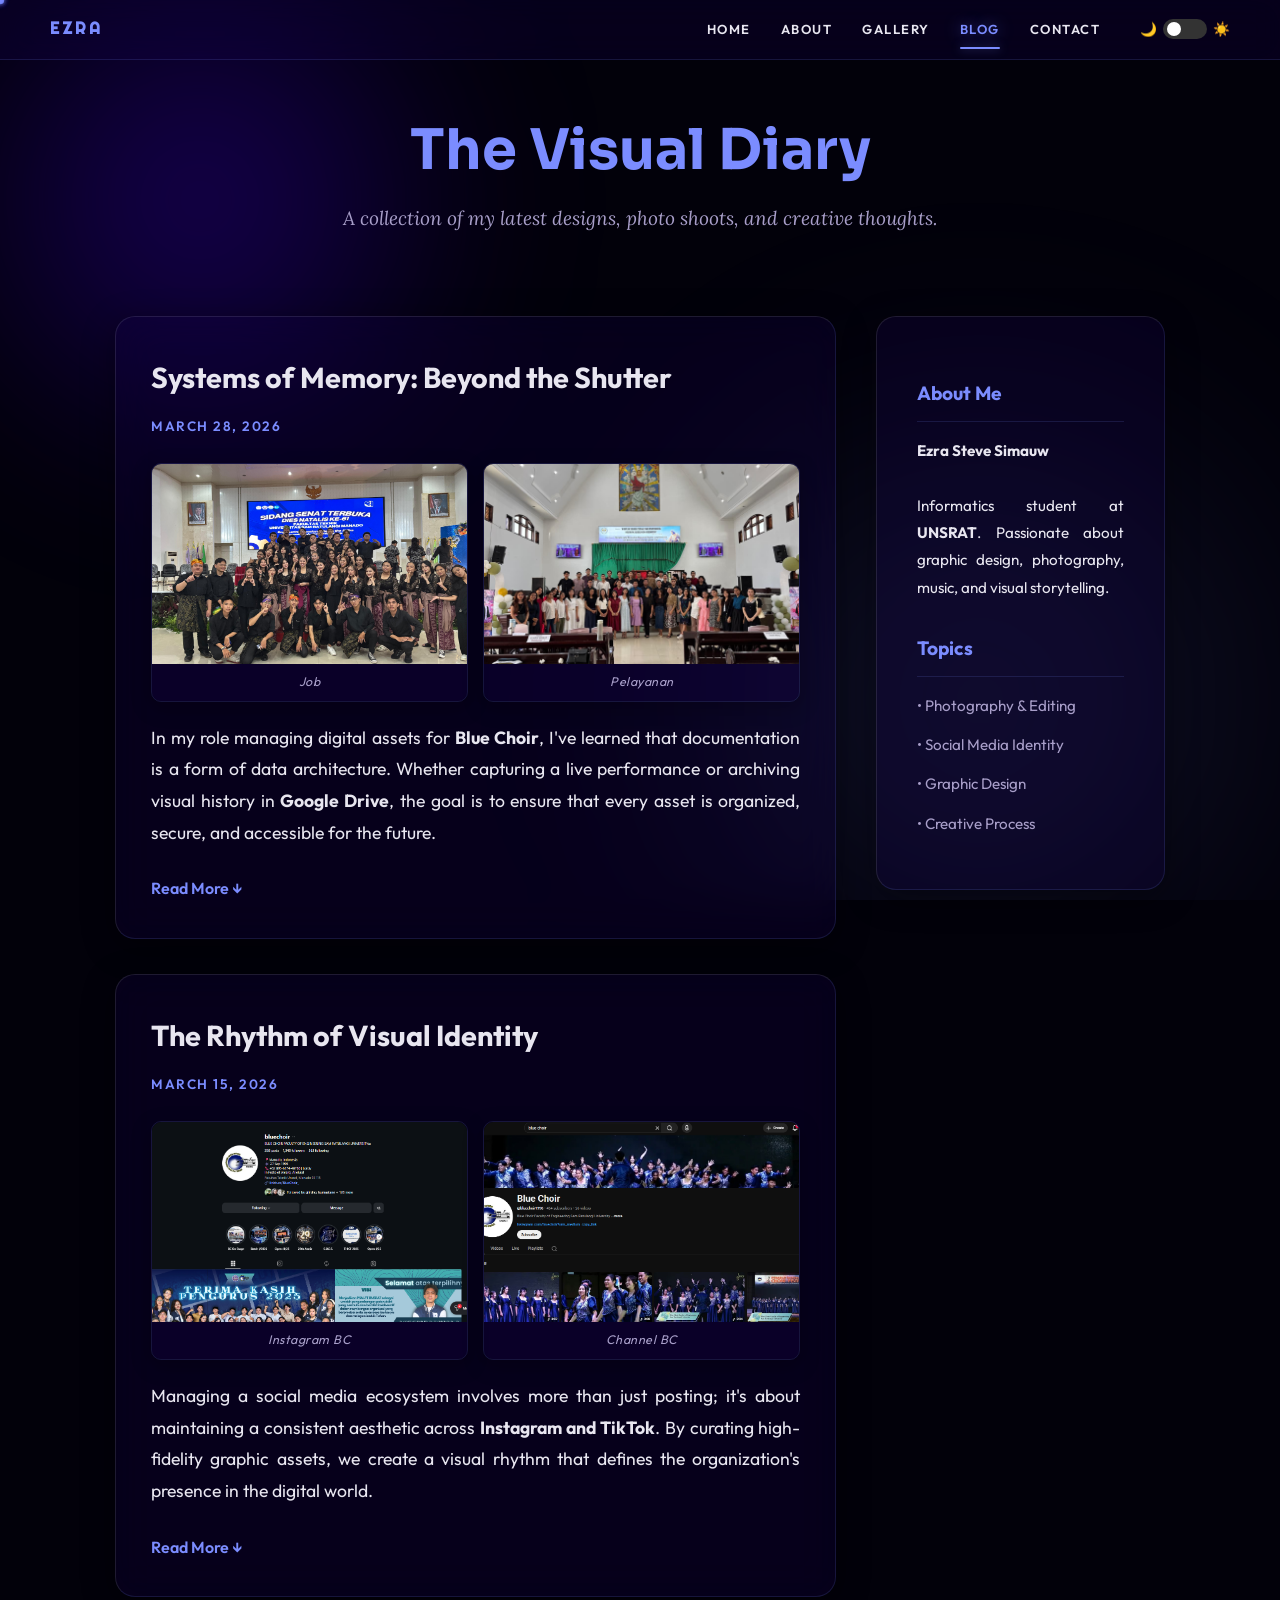
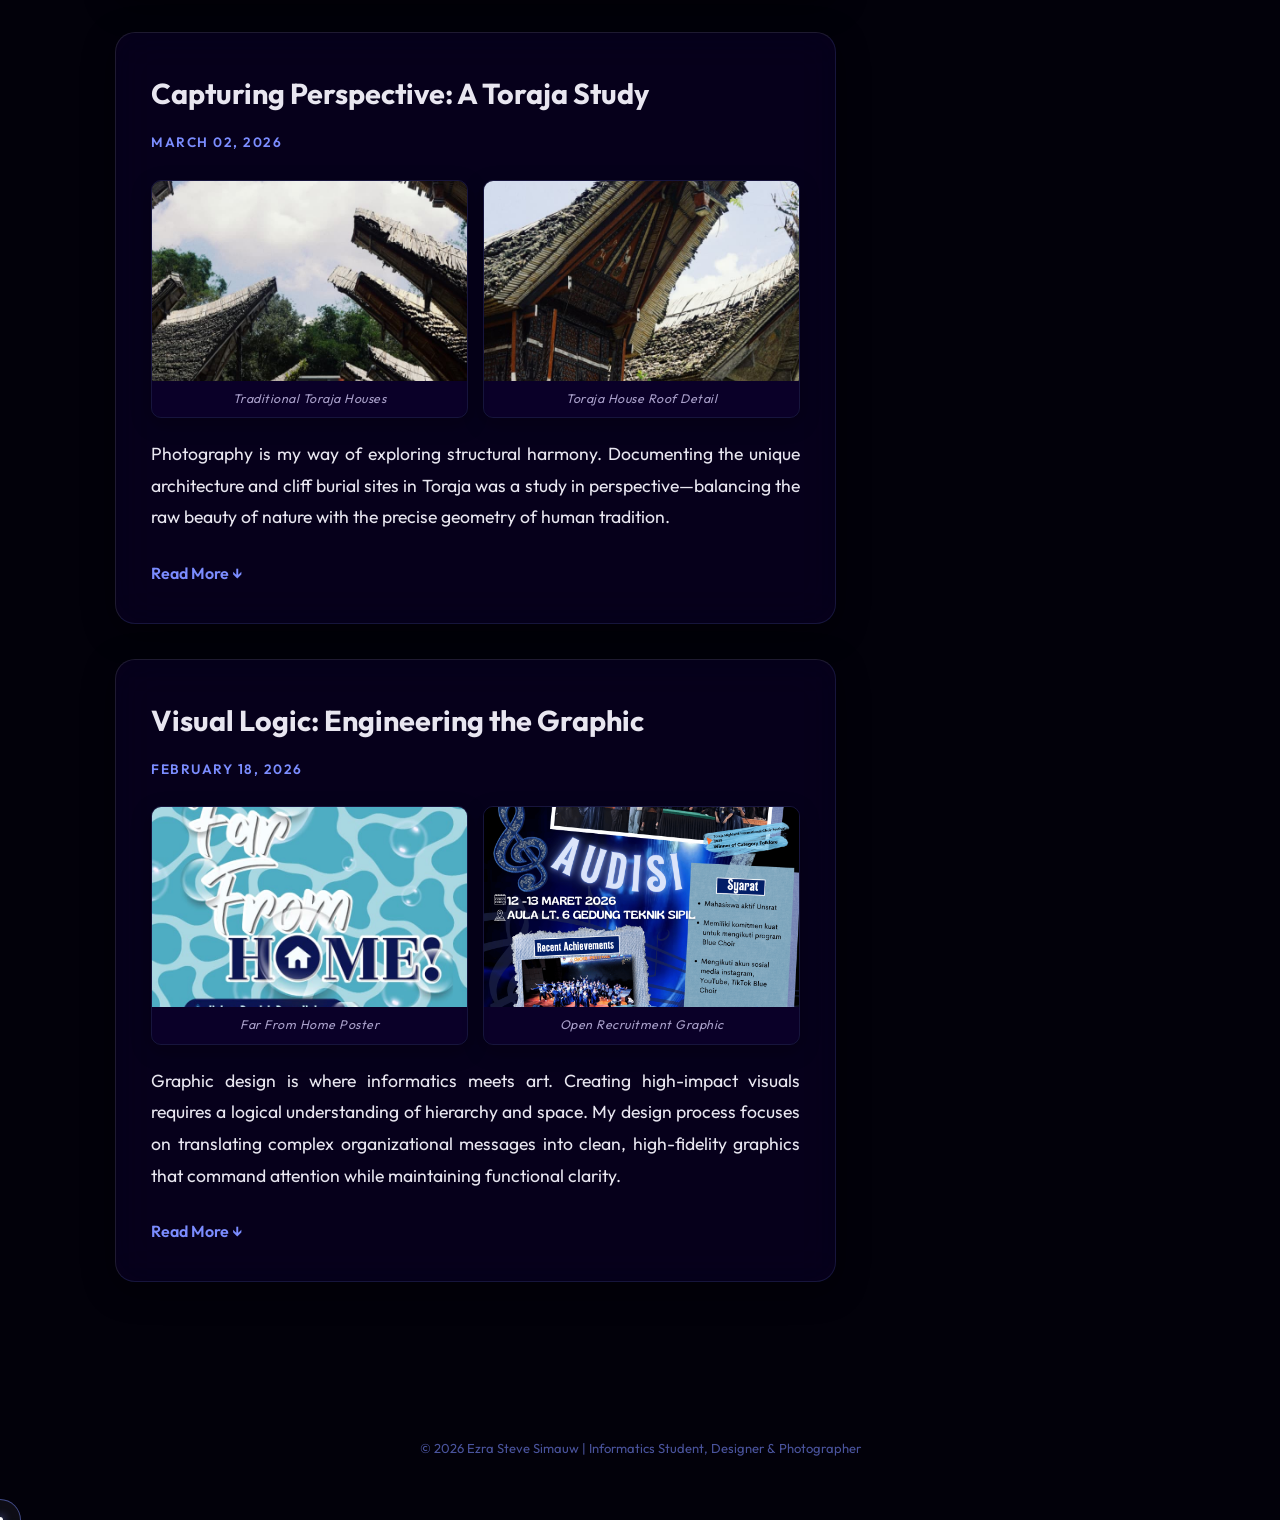
<file: blog.html>
<!DOCTYPE html>
<html lang="en">
<head>
    <meta charset="UTF-8">
    <meta name="viewport" content="width=device-width, initial-scale=1.0">
    <title>Ezra's Blog | Creative Journal</title>
    <link rel="stylesheet" href="style.css">
    <link href="https://fonts.googleapis.com/css2?family=Caveat:wght@700&family=Playfair+Display:ital,wght@1,700&family=Righteous&family=Sora:wght@400;600;700;800&family=Lora:ital,wght@1,400;1,600&family=Outfit:wght@300;400;500;600&display=swap" rel="stylesheet">
    <script defer src="script.js"></script>
    <style>
        .blog-layout { display: flex; gap: 40px; margin-top: 40px; flex-wrap: wrap; }
        .blog-main { flex: 2.5; min-width: 300px; }
        .blog-sidebar { flex: 1; min-width: 250px; position: sticky; top: 100px; height: max-content; }
        .post-card { margin-bottom: 35px; padding: 35px; }
        .post-title { color: var(--text-main); font-size: 1.8rem; margin: 0 0 10px 0; }
        .post-date { color: var(--accent); font-size: 0.85rem; margin-bottom: 15px; letter-spacing: 1.5px; font-weight: 600; }
        .sidebar-widget { margin-bottom: 30px; }
        .sidebar-title { color: var(--accent); font-size: 1.2rem; border-bottom: 1px solid var(--glass-border); padding-bottom: 10px; margin-bottom: 15px; }
        .topic-list { list-style: none; padding: 0; margin: 0; }
        .topic-list li { margin-bottom: 12px; color: var(--text-sub); }
        .post-card p { margin-top: 0; margin-bottom: 15px; } 

        
        h1 {
            background: none;
            -webkit-background-clip: unset;
            -webkit-text-fill-color: var(--accent);
            color: var(--accent);
            filter: none;
        }

        
        .post-photo-grid {
            display: grid;
            grid-template-columns: 1fr 1fr;
            gap: 15px;
            margin: 25px 0 20px 0;
        }
        .post-photo-grid figure {
            margin: 0;
            border-radius: 10px;
            overflow: hidden;
            border: 1px solid var(--glass-border);
            box-shadow: 0 6px 20px rgba(0,0,0,0.25);
        }
        .post-photo-grid img {
            width: 100%;
            height: 200px;
            object-fit: cover;
            display: block;
            transition: transform 0.5s ease;
        }
        .post-photo-grid figure:hover img {
            transform: scale(1.06);
        }
        .post-photo-grid figcaption {
            background: var(--glass-bg);
            color: var(--text-sub);
            font-size: 0.78rem;
            text-align: center;
            padding: 7px 10px;
            letter-spacing: 0.5px;
            font-style: italic;
        }
    </style>
    <script>
        const saved = localStorage.getItem('theme') || 'dark';
        document.documentElement.setAttribute('data-theme', saved);
    </script>

    <style id="preloader-style">
        #preloader {
            position: fixed;
            inset: 0;
            z-index: 9999;
            background: var(--bg-color, #02010A);
            display: flex;
            align-items: center;
            justify-content: center;
            transition: opacity 0.5s ease, visibility 0.5s ease;
        }
        #preloader.hidden {
            opacity: 0;
            visibility: hidden;
        }
        .preloader-inner {
            display: flex;
            flex-direction: column;
            align-items: center;
            gap: 20px;
        }
        .preloader-shutter {
            width: 60px;
            height: 60px;
            position: relative;
            animation: shutter-spin 1.2s ease-in-out infinite;
        }
        .blade {
            position: absolute;
            width: 50%;
            height: 50%;
            background: #7B8CFF;
            top: 50%;
            left: 50%;
            transform-origin: 0 0;
            border-radius: 0 0 100% 0;
            opacity: 0.85;
        }
        .blade:nth-child(1) { transform: rotate(0deg)   translateY(-100%); }
        .blade:nth-child(2) { transform: rotate(60deg)  translateY(-100%); }
        .blade:nth-child(3) { transform: rotate(120deg) translateY(-100%); }
        .blade:nth-child(4) { transform: rotate(180deg) translateY(-100%); }
        .blade:nth-child(5) { transform: rotate(240deg) translateY(-100%); }
        .blade:nth-child(6) { transform: rotate(300deg) translateY(-100%); }
        @keyframes shutter-spin {
            0%   { transform: rotate(0deg)   scale(1);    }
            50%  { transform: rotate(180deg) scale(0.85); }
            100% { transform: rotate(360deg) scale(1);    }
        }
        .preloader-name {
            font-family: 'Righteous', cursive;
            font-size: 1.1rem;
            letter-spacing: 6px;
            color: #7B8CFF;
            margin: 0;
            animation: pulse-fade 1.2s ease-in-out infinite;
        }
        @keyframes pulse-fade {
            0%, 100% { opacity: 1;   }
            50%       { opacity: 0.3; }
        }
    </style>
</head>
<body>
    
    <div id="preloader">
        <div class="preloader-inner">
            <div class="preloader-shutter">
                <div class="blade"></div><div class="blade"></div>
                <div class="blade"></div><div class="blade"></div>
                <div class="blade"></div><div class="blade"></div>
            </div>
            <p class="preloader-name">EZRA</p>
        </div>
    </div>

    <div id="bg-canvas"></div>

    <nav>
        <a href="index.html" class="nav-brand">EZRA</a>
        <button class="hamburger" aria-label="Toggle menu">
            <span></span><span></span><span></span>
        </button>
        <div class="nav-links">
            <a href="index.html">HOME</a>
            <a href="about.html">ABOUT</a>
            <a href="gallery.html">GALLERY</a>
            <a href="blog.html" class="active">BLOG</a>
            <a href="contact.html">CONTACT</a>
            <div class="theme-switch-wrapper">
                <label class="theme-switch" for="checkbox">
                    <input type="checkbox" id="checkbox" />
                    <div class="slider"></div>
                </label>
            </div>
        </div>
    </nav>

    <main class="container">
        <header style="text-align: center; margin-bottom: 50px;" class="css-fade delay-1">
            <h1>The Visual Diary</h1>
            <p class="quote-text" style="font-size: 1.2rem;">A collection of my latest designs, photo shoots, and creative thoughts.</p>
        </header>

        <div class="blog-layout">
            
            <div class="blog-main">
                
                <article class="glass-card post-card css-fade delay-2">
                    <h2 class="post-title">Systems of Memory: Beyond the Shutter</h2>
                    <div class="post-date">MARCH 28, 2026</div>
                    <div class="post-photo-grid">
                        <figure>
                            <img src="Blog/documentation.jpeg" alt="Job" loading="lazy">
                            <figcaption>Job</figcaption>
                        </figure>
                        <figure>
                            <img src="Blog/documentation1.jpeg" alt="Pelayanan" loading="lazy">
                            <figcaption>Pelayanan</figcaption>
                        </figure>
                    </div>
                    
                    <div class="descriptive-text">
                        <p>In my role managing digital assets for <b>Blue Choir</b>, I've learned that documentation is a form of data architecture. Whether capturing a live performance or archiving visual history in <b>Google Drive</b>, the goal is to ensure that every asset is organized, secure, and accessible for the future.</p>
                        
                        <div class="extended-content">
                            <p>This architectural approach requires more than just storage; it requires a deep understanding of metadata and retrieval systems. For an Informatics student, a photograph is a data point. By implementing strict naming conventions and categorized directories, we transform a simple collection of images into a functional resource that serves the organization's long-term needs.</p>
                            <p>The security of these assets is paramount. By utilizing cloud-based synchronization and redundant backups, we protect the choir's history against hardware failure or data loss. In the end, we aren't just taking photos; we are building a digital legacy that remains high-fidelity and ready for the generations of students to come.</p>
                        </div>
                    </div>
                    <button class="read-more-btn" onclick="toggleReadMore(this)">Read More &darr;</button>
                </article>

                <article class="glass-card post-card css-fade delay-3">
                    <h2 class="post-title">The Rhythm of Visual Identity</h2>
                    <div class="post-date">MARCH 15, 2026</div>
                    <div class="post-photo-grid">
                        <figure>
                            <img src="Blog/Social.png" alt="Instagram BC" loading="lazy">
                            <figcaption>Instagram BC</figcaption>
                        </figure>
                        <figure>
                            <img src="Blog/Social1.png" alt="Channel BC" loading="lazy">
                            <figcaption>Channel BC</figcaption>
                        </figure>
                    </div>
                    
                    <div class="descriptive-text">
                        <p>Managing a social media ecosystem involves more than just posting; it's about maintaining a consistent aesthetic across <b>Instagram and TikTok</b>. By curating high-fidelity graphic assets, we create a visual rhythm that defines the organization's presence in the digital world.</p>
                        
                        <div class="extended-content">
                            <p>This rhythm is the heartbeat of our digital engagement. It means choosing the right color palettes, font pairings, and transition styles that speak the language of our audience. For the Blue Choir, this translates to a professional yet vibrant personality that is recognizable from the first millisecond of a scroll.</p>
                            <p>Every asset we produce—whether it's a promotional reel or a simple recruitment graphic—is a piece of a larger puzzle. By maintaining this structural harmony across different platforms, we create an immersive environment that draws the community in and keeps them connected to our story.</p>
                        </div>
                    </div>
                    <button class="read-more-btn" onclick="toggleReadMore(this)">Read More &darr;</button>
                </article>

                <article class="glass-card post-card css-fade delay-4">
                    <h2 class="post-title">Capturing Perspective: A Toraja Study</h2>
                    <div class="post-date">MARCH 02, 2026</div>
                    <div class="post-photo-grid">
                        <figure>
                            <img src="Photography/Foto.jpeg" alt="Traditional Toraja Houses" loading="lazy">
                            <figcaption>Traditional Toraja Houses</figcaption>
                        </figure>
                        <figure>
                            <img src="Photography/Foto1.jpeg" alt="Toraja House Roof Detail" loading="lazy">
                            <figcaption>Toraja House Roof Detail</figcaption>
                        </figure>
                    </div>
                    
                    <div class="descriptive-text">
                        <p>Photography is my way of exploring structural harmony. Documenting the unique architecture and cliff burial sites in Toraja was a study in perspective—balancing the raw beauty of nature with the precise geometry of human tradition.</p>
                        
                        <div class="extended-content">
                            <p>In the heart of Toraja, the <i>Tongkonan</i> houses stand as masterpieces of traditional engineering. My goal was to capture how their sweeping roofs mirror the surrounding mountain peaks, showing a deliberate alignment between the environment and the craft. This is where logic meets art: the structural integrity required to build such monuments is as fascinating to me as the culture they represent.</p>
                            <p>The burial sites carved into limestone cliffs provided a different challenge—capturing the verticality and weight of history. Through my camera lens, I explored how these sites have become part of the natural landscape itself over centuries. It is a powerful reminder that our documentation, like the structures themselves, serves as a bridge between the past and the future.</p>
                        </div>
                    </div>
                    <button class="read-more-btn" onclick="toggleReadMore(this)">Read More &darr;</button>
                </article>

                <article class="glass-card post-card css-fade delay-5">
                    <h2 class="post-title">Visual Logic: Engineering the Graphic</h2>
                    <div class="post-date">FEBRUARY 18, 2026</div>
                    <div class="post-photo-grid">
                        <figure>
                            <img src="Design/Design.jpeg" alt="Far From Home Poster" loading="lazy">
                            <figcaption>Far From Home Poster</figcaption>
                        </figure>
                        <figure>
                            <img src="Design/gallery1.png" alt="Open Recruitment Graphic" loading="lazy">
                            <figcaption>Open Recruitment Graphic</figcaption>
                        </figure>
                    </div>
                    
                    <div class="descriptive-text">
                        <p>Graphic design is where informatics meets art. Creating high-impact visuals requires a logical understanding of hierarchy and space. My design process focuses on translating complex organizational messages into clean, high-fidelity graphics that command attention while maintaining functional clarity.</p>
                        
                        <div class="extended-content">
                            <p>In my work for various projects and organizations, I treat the canvas like a user interface. Every element—from the weight of the stroke to the kerning of the typography—must serve a purpose. Whether I am designing a recruitment poster or a digital announcement, the logic remains the same: guide the viewer's eye through the data in a way that feels intuitive and effortless.</p>
                            <p>I often find that the most effective designs are the ones that have been "engineered" rather than just "drawn." By applying grid systems and mathematical ratios to my layouts, I ensure a level of structural integrity that keeps the visual balanced across different screen sizes and print formats. For me, the ultimate goal of graphic design is to reduce noise and maximize communication, ensuring that the organization's voice is heard clearly in a crowded digital space.</p>
                        </div>
                    </div>
                    <button class="read-more-btn" onclick="toggleReadMore(this)">Read More &darr;</button>
                </article>

            </div>

            <aside class="blog-sidebar css-fade delay-6">
                <div class="glass-card">
                    <div class="sidebar-widget">
                        <h3 class="sidebar-title">About Me</h3>
                        <p class="descriptive-text" style="font-size: 0.95rem;">
                            <b>Ezra Steve Simauw</b><br><br>
                            Informatics student at <b>UNSRAT</b>. Passionate about graphic design, photography, music, and visual storytelling.
                        </p>
                    </div>
                    <div class="sidebar-widget" style="margin-bottom: 0;">
                        <h3 class="sidebar-title">Topics</h3>
                        <ul class="topic-list" style="font-size: 0.95rem;">
                            <li>&bull; Photography &amp; Editing</li>
                            <li>&bull; Social Media Identity</li>
                            <li>&bull; Graphic Design</li>
                            <li>&bull; Creative Process</li>
                        </ul>
                    </div>
                </div>
            </aside>

        </div>
    </main>

    <footer>
        &copy; 2026 Ezra Steve Simauw | Informatics Student, Designer &amp; Photographer
    </footer>

    <button id="back-to-top" title="Back to top">&#8679;</button>

    <script>
        window.addEventListener('load', () => {
            const preloader = document.getElementById('preloader');
            if (preloader) {
                setTimeout(() => preloader.classList.add('hidden'), 300);
            }
        });
    </script>

    
    <script>
        (function() {
            const KONAMI = ['ArrowUp','ArrowUp','ArrowDown','ArrowDown','ArrowLeft','ArrowRight','ArrowLeft','ArrowRight','b','a'];
            let pos = 0;

            document.addEventListener('keydown', (e) => {
                if (e.key === KONAMI[pos]) {
                    pos++;
                    if (pos === KONAMI.length) {
                        pos = 0;
                        triggerEasterEgg();
                    }
                } else {
                    pos = e.key === KONAMI[0] ? 1 : 0;
                }
            });

            function triggerEasterEgg() {
                
                const toast = document.createElement('div');
                toast.id = 'egg-toast';
                toast.innerHTML = '📷 You found the secret! <b>Ezra was here.</b>';
                Object.assign(toast.style, {
                    position: 'fixed', bottom: '40px', left: '50%',
                    transform: 'translateX(-50%) translateY(20px)',
                    background: '#7B8CFF', color: '#04052E',
                    fontFamily: "'Outfit', sans-serif", fontWeight: '700',
                    fontSize: '0.95rem', letterSpacing: '0.5px',
                    padding: '14px 28px', borderRadius: '40px',
                    zIndex: '99999', opacity: '0',
                    transition: 'opacity 0.4s ease, transform 0.4s ease',
                    whiteSpace: 'nowrap', boxShadow: '0 0 30px rgba(123,140,255,0.6)'
                });
                document.body.appendChild(toast);
                requestAnimationFrame(() => {
                    toast.style.opacity = '1';
                    toast.style.transform = 'translateX(-50%) translateY(0)';
                });
                setTimeout(() => {
                    toast.style.opacity = '0';
                    toast.style.transform = 'translateX(-50%) translateY(20px)';
                    setTimeout(() => toast.remove(), 400);
                }, 3500);

                
                launchConfetti();
            }

            function launchConfetti() {
                const colors = ['#7B8CFF','#ff7eb3','#fff176','#69ffb4','#ff9d4d','#c084fc'];
                const count = 120;
                for (let i = 0; i < count; i++) {
                    const el = document.createElement('div');
                    const size = Math.random() * 10 + 6;
                    const color = colors[Math.floor(Math.random() * colors.length)];
                    const startX = Math.random() * window.innerWidth;
                    const rotation = Math.random() * 720 - 360;
                    const duration = Math.random() * 1500 + 1000;
                    const delay = Math.random() * 400;
                    Object.assign(el.style, {
                        position: 'fixed',
                        top: '-20px',
                        left: startX + 'px',
                        width: size + 'px',
                        height: size + 'px',
                        background: color,
                        borderRadius: Math.random() > 0.5 ? '50%' : '2px',
                        zIndex: '99998',
                        opacity: '1',
                        animation: `confetti-fall ${duration}ms ${delay}ms ease-in forwards`,
                        transform: `rotate(0deg)`,
                        pointerEvents: 'none',
                    });
                    document.body.appendChild(el);
                    setTimeout(() => el.remove(), duration + delay + 100);
                }

                
                if (!document.getElementById('confetti-style')) {
                    const style = document.createElement('style');
                    style.id = 'confetti-style';
                    style.textContent = `
                        @keyframes confetti-fall {
                            0%   { transform: translateY(0) rotate(0deg);   opacity: 1; }
                            100% { transform: translateY(110vh) rotate(var(--r, 360deg)); opacity: 0; }
                        }
                    `;
                    document.head.appendChild(style);
                }

                
                document.querySelectorAll('[style*="confetti-fall"]').forEach(el => {
                    el.style.setProperty('--r', (Math.random() * 720 - 360) + 'deg');
                });
            }
        })();
    </script>
</body>
</html>
</file>
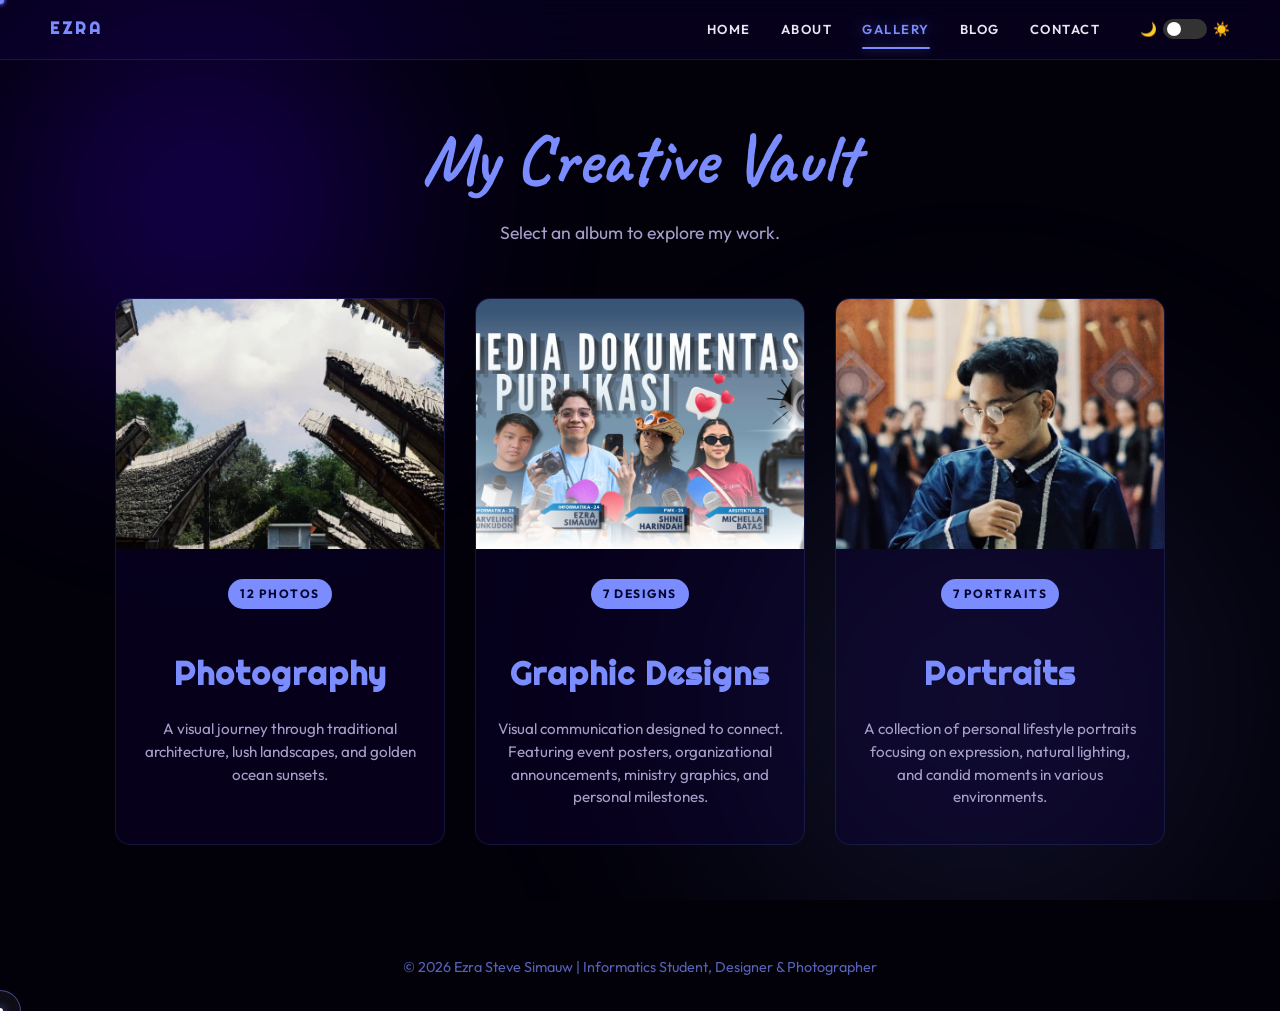
<file: gallery.html>
<!DOCTYPE html>
<html lang="en">
<head>
    <meta charset="UTF-8">
    <meta name="viewport" content="width=device-width, initial-scale=1.0">
    <title>Gallery | Ezra's Web</title>
    <link rel="stylesheet" href="style.css">
    <link href="https://fonts.googleapis.com/css2?family=Caveat:wght@700&family=Playfair+Display:ital,wght@1,700&family=Righteous&family=Outfit:wght@300;400;500;600&display=swap" rel="stylesheet">
    <script defer src="script.js"></script>
    <style>
        .album-container {
            display: grid;
            grid-template-columns: repeat(auto-fit, minmax(300px, 1fr));
            gap: 30px;
            margin-top: 50px;
            margin-bottom: 80px;
        }

        .album-card {
            background: var(--glass-bg);
            border: 1px solid var(--glass-border);
            border-radius: 15px;
            overflow: hidden;
            transition: transform 0.3s ease, box-shadow 0.3s ease;
            text-decoration: none;
            color: var(--text-main);
            display: block;
        }

        .album-card:hover {
            transform: translateY(-10px);
            box-shadow: 0 15px 30px var(--glow);
        }

        .album-image {
            width: 100%;
            height: 250px;
            object-fit: cover;
        }

        .album-info {
            padding: 20px;
            text-align: center;
        }

        .album-info h2 {
            font-family: 'Righteous', cursive;
            color: var(--accent);
            margin-bottom: 10px;
            font-size: 2rem;
            letter-spacing: 1px;
        }
        

        .album-count {
            display: inline-block;
            background: var(--accent);
            color: #04052E;
            font-family: 'Outfit', sans-serif;
            font-size: 0.75rem;
            font-weight: 700;
            letter-spacing: 1.5px;
            padding: 4px 12px;
            border-radius: 20px;
            margin-bottom: 10px;
        }
        .album-info p {
            color: var(--text-sub);
            font-size: 0.95rem;
            line-height: 1.5;
        }

        
        h1 {
            background: none;
            -webkit-background-clip: unset;
            -webkit-text-fill-color: var(--accent);
            color: var(--accent);
            filter: none;
        }
    </style>
    <script>
        const saved = localStorage.getItem('theme') || 'dark';
        document.documentElement.setAttribute('data-theme', saved);
    </script>

    <style id="preloader-style">
        #preloader {
            position: fixed;
            inset: 0;
            z-index: 9999;
            background: var(--bg-color, #02010A);
            display: flex;
            align-items: center;
            justify-content: center;
            transition: opacity 0.5s ease, visibility 0.5s ease;
        }
        #preloader.hidden {
            opacity: 0;
            visibility: hidden;
        }
        .preloader-inner {
            display: flex;
            flex-direction: column;
            align-items: center;
            gap: 20px;
        }
        .preloader-shutter {
            width: 60px;
            height: 60px;
            position: relative;
            animation: shutter-spin 1.2s ease-in-out infinite;
        }
        .blade {
            position: absolute;
            width: 50%;
            height: 50%;
            background: #7B8CFF;
            top: 50%;
            left: 50%;
            transform-origin: 0 0;
            border-radius: 0 0 100% 0;
            opacity: 0.85;
        }
        .blade:nth-child(1) { transform: rotate(0deg)   translateY(-100%); }
        .blade:nth-child(2) { transform: rotate(60deg)  translateY(-100%); }
        .blade:nth-child(3) { transform: rotate(120deg) translateY(-100%); }
        .blade:nth-child(4) { transform: rotate(180deg) translateY(-100%); }
        .blade:nth-child(5) { transform: rotate(240deg) translateY(-100%); }
        .blade:nth-child(6) { transform: rotate(300deg) translateY(-100%); }
        @keyframes shutter-spin {
            0%   { transform: rotate(0deg)   scale(1);    }
            50%  { transform: rotate(180deg) scale(0.85); }
            100% { transform: rotate(360deg) scale(1);    }
        }
        .preloader-name {
            font-family: 'Righteous', cursive;
            font-size: 1.1rem;
            letter-spacing: 6px;
            color: #7B8CFF;
            margin: 0;
            animation: pulse-fade 1.2s ease-in-out infinite;
        }
        @keyframes pulse-fade {
            0%, 100% { opacity: 1;   }
            50%       { opacity: 0.3; }
        }
    </style>
</head>
<body>
    
    <div id="bg-canvas"></div>

    <div id="preloader">
        <div class="preloader-inner">
            <div class="preloader-shutter">
                <div class="blade"></div><div class="blade"></div>
                <div class="blade"></div><div class="blade"></div>
                <div class="blade"></div><div class="blade"></div>
            </div>
            <p class="preloader-name">EZRA</p>
        </div>
    </div>

    <nav>
        <a href="index.html" class="nav-brand">EZRA</a>
        <button class="hamburger" aria-label="Toggle menu">
            <span></span><span></span><span></span>
        </button>
        <div class="nav-links">
            <a href="index.html">HOME</a>
            <a href="about.html">ABOUT</a>
            <a href="gallery.html" class="active">GALLERY</a>
            <a href="blog.html">BLOG</a>
            <a href="contact.html">CONTACT</a>
            <div class="theme-switch-wrapper">
                <label class="theme-switch" for="checkbox">
                    <input type="checkbox" id="checkbox" />
                    <div class="slider"></div>
                </label>
            </div>
        </div>
    </nav>  

    <main class="container">
        <div style="text-align: center; margin-top: 60px;" class="css-fade delay-1">
            <h1 style="font-family: 'Caveat', cursive; font-size: 4.5rem; color: var(--accent); margin-bottom: 10px;">My Creative Vault</h1>            
            <p style="color: var(--text-sub); font-size: 1.1rem;">Select an album to explore my work.</p>
        </div>

        <div class="album-container css-fade delay-2">
            <a href="album-photography.html" class="album-card">
                <img src="Photography/Foto.jpeg" alt="Photography" class="album-image" onerror="this.style.background='var(--glass-bg)'">
                <div class="album-info">
                    <div><span class="album-count">12 PHOTOS</span></div>
                    <h2>Photography</h2>
                    <p>A visual journey through traditional architecture, lush landscapes, and golden ocean sunsets.</p>
                </div>
            </a>

            <a href="album-design.html" class="album-card">
                <img src="Design/gallery8.png" alt="Graphic Designs" class="album-image">
                <div class="album-info">
                    <div><span class="album-count">7 DESIGNS</span></div>
                    <h2>Graphic Designs</h2>
                    <p>Visual communication designed to connect. Featuring event posters, organizational announcements, ministry graphics, and personal milestones.</p>
                </div>
            </a>

            <a href="album-portrait.html" class="album-card">
                <img src="Portrait/Ezra1.jpg" alt="Portraits" class="album-image">
                <div class="album-info">
                    <div><span class="album-count">7 PORTRAITS</span></div>
                    <h2>Portraits</h2>
                    <p>A collection of personal lifestyle portraits focusing on expression, natural lighting, and candid moments in various environments.</p>
                </div>
            </a>
        </div>
    </main>

    <footer style="text-align: center; padding: 30px; opacity: 0.7; font-size: 0.9rem;">
        &copy; 2026 Ezra Steve Simauw | Informatics Student, Designer &amp; Photographer
    </footer>

    <button id="back-to-top" title="Back to top">&#8679;</button>

    <script>
        window.addEventListener('load', () => {
            const preloader = document.getElementById('preloader');
            if (preloader) {
                setTimeout(() => preloader.classList.add('hidden'), 300);
            }
        });
    </script>

    
    <script>
        (function() {
            const KONAMI = ['ArrowUp','ArrowUp','ArrowDown','ArrowDown','ArrowLeft','ArrowRight','ArrowLeft','ArrowRight','b','a'];
            let pos = 0;

            document.addEventListener('keydown', (e) => {
                if (e.key === KONAMI[pos]) {
                    pos++;
                    if (pos === KONAMI.length) {
                        pos = 0;
                        triggerEasterEgg();
                    }
                } else {
                    pos = e.key === KONAMI[0] ? 1 : 0;
                }
            });

            function triggerEasterEgg() {
                
                const toast = document.createElement('div');
                toast.id = 'egg-toast';
                toast.innerHTML = '📷 You found the secret! <b>Ezra was here.</b>';
                Object.assign(toast.style, {
                    position: 'fixed', bottom: '40px', left: '50%',
                    transform: 'translateX(-50%) translateY(20px)',
                    background: '#7B8CFF', color: '#04052E',
                    fontFamily: "'Outfit', sans-serif", fontWeight: '700',
                    fontSize: '0.95rem', letterSpacing: '0.5px',
                    padding: '14px 28px', borderRadius: '40px',
                    zIndex: '99999', opacity: '0',
                    transition: 'opacity 0.4s ease, transform 0.4s ease',
                    whiteSpace: 'nowrap', boxShadow: '0 0 30px rgba(123,140,255,0.6)'
                });
                document.body.appendChild(toast);
                requestAnimationFrame(() => {
                    toast.style.opacity = '1';
                    toast.style.transform = 'translateX(-50%) translateY(0)';
                });
                setTimeout(() => {
                    toast.style.opacity = '0';
                    toast.style.transform = 'translateX(-50%) translateY(20px)';
                    setTimeout(() => toast.remove(), 400);
                }, 3500);

                
                launchConfetti();
            }

            function launchConfetti() {
                const colors = ['#7B8CFF','#ff7eb3','#fff176','#69ffb4','#ff9d4d','#c084fc'];
                const count = 120;
                for (let i = 0; i < count; i++) {
                    const el = document.createElement('div');
                    const size = Math.random() * 10 + 6;
                    const color = colors[Math.floor(Math.random() * colors.length)];
                    const startX = Math.random() * window.innerWidth;
                    const rotation = Math.random() * 720 - 360;
                    const duration = Math.random() * 1500 + 1000;
                    const delay = Math.random() * 400;
                    Object.assign(el.style, {
                        position: 'fixed',
                        top: '-20px',
                        left: startX + 'px',
                        width: size + 'px',
                        height: size + 'px',
                        background: color,
                        borderRadius: Math.random() > 0.5 ? '50%' : '2px',
                        zIndex: '99998',
                        opacity: '1',
                        animation: `confetti-fall ${duration}ms ${delay}ms ease-in forwards`,
                        transform: `rotate(0deg)`,
                        pointerEvents: 'none',
                    });
                    document.body.appendChild(el);
                    setTimeout(() => el.remove(), duration + delay + 100);
                }

                
                if (!document.getElementById('confetti-style')) {
                    const style = document.createElement('style');
                    style.id = 'confetti-style';
                    style.textContent = `
                        @keyframes confetti-fall {
                            0%   { transform: translateY(0) rotate(0deg);   opacity: 1; }
                            100% { transform: translateY(110vh) rotate(var(--r, 360deg)); opacity: 0; }
                        }
                    `;
                    document.head.appendChild(style);
                }

                
                document.querySelectorAll('[style*="confetti-fall"]').forEach(el => {
                    el.style.setProperty('--r', (Math.random() * 720 - 360) + 'deg');
                });
            }
        })();
    </script>
</body>
</html>
</file>
<file: style.css>
@import url('https://fonts.googleapis.com/css2?family=DM+Sans:ital,opsz,wght@0,9..40,300;0,9..40,400;0,9..40,600;0,9..40,700;1,9..40,400&family=Sora:wght@400;600;700;800&family=Lora:ital,wght@1,400;1,600&family=Outfit:wght@300;400;500;600&display=swap');

:root {
    --bg-color: #02010A;
    --glass-bg: rgba(20, 1, 82, 0.25);
    --glass-border: rgba(123, 140, 255, 0.15);
    --glass-highlight: rgba(255, 255, 255, 0.1);
    --text-main: #e8e6f0;
    --text-sub: #a89ec9;
    --accent: #7B8CFF;
    --accent-dark: #22007C;
    --glow: rgba(123, 140, 255, 0.5);
    --modal-bg: rgba(3, 1, 8, 0.95);
}

[data-theme="light"] {
    --bg-color: #f4f4f9;
    --glass-bg: rgba(255, 255, 255, 0.7);
    --glass-border: rgba(0, 0, 0, 0.1);
    --glass-highlight: rgba(255, 255, 255, 0.8);
    --text-main: #1a1a2e;
    --text-sub: #4a4a6a;
    --accent: #4a5dff;
    --accent-dark: #d0d5ff;
    --glow: rgba(74, 93, 255, 0.3);
    --modal-bg: rgba(255, 255, 255, 0.98);
}

body {
    background-color: var(--bg-color);
    color: var(--text-main);
    font-family: 'Outfit', sans-serif;
    margin: 0;
    overflow-x: hidden;
    line-height: 1.8;
    opacity: 1;
    transition: background-color 0.4s ease, color 0.4s ease, opacity 0.4s ease-out;
}

p, li, label, input, textarea, .descriptive-text, .topic-list li,
.form-control, .post-card p, nav a, .album-info p, .back-link,
.sidebar-title, .post-date, footer {
    font-family: 'Outfit', sans-serif;
}

body.fade-out {
    opacity: 0;
}

#bg-canvas {
    position: fixed;
    top: 0;
    left: 0;
    width: 100vw;
    height: 100vh;
    background-color: var(--bg-color);
    z-index: -1;
    overflow: hidden;
}

#bg-canvas::before {
    content: '';
    position: absolute;
    width: 600px;
    height: 600px;
    background: radial-gradient(circle, var(--accent-dark), transparent 70%);
    top: -100px;
    left: -100px;
    filter: blur(80px);
    opacity: 0.7;
    animation: drift 15s infinite alternate ease-in-out;
}

#bg-canvas::after {
    content: '';
    position: absolute;
    width: 800px;
    height: 800px;
    background: radial-gradient(circle, rgba(123, 140, 255, 0.15), transparent 70%);
    bottom: -200px;
    right: -100px;
    filter: blur(100px);
    animation: drift 20s infinite alternate-reverse ease-in-out;
}

nav {
    backdrop-filter: blur(15px);
    background: var(--glass-bg);
    padding: 15px 50px;
    position: sticky;
    top: 0;
    z-index: 1000;
    display: flex;
    justify-content: space-between;
    align-items: center;
    gap: 30px;
    border-bottom: 1px solid var(--glass-border);
}

nav a {
    color: var(--text-main);
    text-decoration: none;
    font-weight: 600;
    font-size: 13px;
    letter-spacing: 1.5px;
    transition: 0.3s;
    position: relative;
}

nav a:hover {
    color: var(--accent);
    text-shadow: 0 0 10px var(--glow);
}

nav a.active {
    color: var(--accent);
    text-shadow: 0 0 15px var(--glow);
}

nav a.active::after {
    content: '';
    position: absolute;
    bottom: -8px;
    left: 0;
    width: 100%;
    height: 2px;
    background: var(--accent);
    box-shadow: 0 0 10px var(--glow);
    border-radius: 2px;
}

.theme-switch-wrapper {
    display: flex;
    align-items: center;
    margin-left: 10px;
    gap: 6px;
}

.theme-switch-wrapper::before {
    content: "🌙";
    font-size: 0.85rem;
    line-height: 1;
    transition: opacity 0.3s ease;
}

.theme-switch-wrapper::after {
    content: "☀️";
    font-size: 0.85rem;
    line-height: 1;
    transition: opacity 0.3s ease;
}

.theme-switch {
    display: inline-block;
    height: 20px;
    position: relative;
    width: 44px;
}

.theme-switch input {
    display: none;
}

.slider {
    background-color: #333;
    bottom: 0;
    cursor: pointer;
    left: 0;
    position: absolute;
    right: 0;
    top: 0;
    transition: .4s;
    border-radius: 34px;
}

.slider:before {
    background-color: #fff;
    bottom: 3px;
    content: "";
    height: 14px;
    left: 4px;
    position: absolute;
    transition: .4s;
    width: 14px;
    border-radius: 50%;
}

input:checked + .slider {
    background-color: var(--accent);
}

input:checked + .slider:before {
    transform: translateX(22px);
}

.container {
    max-width: 1050px;
    margin: 60px auto;
    padding: 0 30px;
}

.hero {
    display: flex;
    align-items: center;
    justify-content: space-between;
    gap: 50px;
}

.glass-card {
    background: var(--glass-bg);
    backdrop-filter: blur(20px);
    border: 1px solid var(--glass-border);
    border-top: 1px solid var(--glass-highlight);
    border-left: 1px solid var(--glass-highlight);
    border-radius: 20px;
    padding: 40px;
    margin-top: 30px;
    box-shadow: 0 8px 32px 0 rgba(0, 0, 0, 0.4);
    transition: 0.4s ease;
}

.glass-card:hover {
    border-color: rgba(123, 140, 255, 0.4);
    box-shadow: 0 8px 32px 0 rgba(0, 0, 0, 0.6), 0 0 20px rgba(123, 140, 255, 0.1) inset;
}

h1 {
    font-family: 'Sora', sans-serif;
    font-size: 3.5rem;
    background: linear-gradient(to right, var(--text-main), var(--accent));
    -webkit-background-clip: text;
    -webkit-text-fill-color: transparent;
    margin-bottom: 20px;
    filter: drop-shadow(0 0 15px rgba(123, 140, 255, 0.2));
    line-height: 1.1;
}

.descriptive-text {
    font-size: 1.1rem;
    color: var(--text-main);
    text-align: justify;
}

.quote-text {
    font-family: 'Lora', serif;
    font-style: italic;
    font-size: 1.4rem;
    color: var(--text-sub);
}

.gallery-grid {
    display: grid;
    grid-template-columns: repeat(auto-fit, minmax(300px, 1fr));
    gap: 25px;
    margin-top: 40px;
}

.gallery-item {
    background: var(--glass-bg);
    border: 1px solid var(--glass-border);
    border-top: 1px solid var(--glass-highlight);
    padding: 10px;
    border-radius: 15px;
    cursor: pointer;
    transition: all 0.4s ease;
    overflow: hidden;
}

.gallery-item:hover {
    transform: scale(1.03) translateY(-5px);
    border-color: var(--accent);
    box-shadow: 0 15px 35px rgba(0, 0, 0, 0.5), 0 0 20px var(--glow);
}

.gallery-item img {
    width: 100%;
    height: 400px;
    object-fit: cover;
    border-radius: 10px;
    display: block;
}

#lightbox {
    position: fixed;
    top: 0;
    left: 0;
    width: 100%;
    height: 100%;
    background: rgba(2, 2, 26, 0.95);
    backdrop-filter: blur(15px);
    display: none;
    justify-content: center;
    align-items: center;
    z-index: 2000;
    cursor: zoom-out;
}

#lightbox img {
    max-width: 90%;
    max-height: 85%;
    border-radius: 10px;
    box-shadow: 0 0 50px rgba(123, 140, 255, 0.3);
    border: 1px solid var(--glass-border);
    animation: zoomIn 0.3s ease;
}

.modal {
    display: none;
    position: fixed;
    z-index: 1000;
    left: 0;
    top: 0;
    width: 100%;
    height: 100%;
    background-color: var(--modal-bg);
    backdrop-filter: blur(10px);
    overflow: hidden;
}

.modal-content {
    margin: auto;
    display: block;
    max-width: 90%;
    max-height: 80vh;
    margin-top: 60px;
    border-radius: 10px;
    box-shadow: 0 0 40px rgba(0, 0, 0, 0.8);
    animation: zoomIn 0.3s ease;
    object-fit: contain;
}

#caption {
    margin: auto;
    display: block;
    width: 80%;
    text-align: center;
    color: var(--accent);
    padding: 15px 0;
    font-family: 'Lora', serif;
    font-size: 1.2rem;
    animation: zoomIn 0.3s ease;
}

.close-btn {
    position: absolute;
    top: 20px;
    right: 40px;
    color: #ffffff;
    font-size: 40px;
    font-weight: bold;
    transition: 0.3s;
    cursor: pointer;
    z-index: 1001;
}

.close-btn:hover {
    color: var(--accent);
    transform: scale(1.1);
}

.prev-btn,
.next-btn {
    cursor: pointer;
    position: absolute;
    top: 50%;
    padding: 20px;
    margin-top: -50px;
    color: rgba(255, 255, 255, 0.6);
    font-weight: bold;
    font-size: 40px;
    transition: 0.3s ease;
    user-select: none;
    z-index: 1002;
}

.next-btn { right: 20px; }
.prev-btn { left: 20px; }

.prev-btn:hover,
.next-btn:hover {
    color: var(--accent);
    transform: scale(1.2);
}

.extended-content {
    max-height: 0;
    overflow: hidden;
    opacity: 0;
    transition: max-height 0.6s ease-out, opacity 0.6s ease-out, margin-top 0.6s ease-out;
}

.extended-content.show {
    max-height: 1000px;
    opacity: 1;
    margin-top: 15px;
}

.read-more-btn {
    background: transparent;
    border: none;
    color: var(--accent);
    font-size: 1rem;
    font-weight: 600;
    cursor: pointer;
    padding: 0;
    margin-top: 15px;
    display: inline-block;
    transition: 0.3s;
    font-family: 'Outfit', sans-serif;
}

.read-more-btn:hover {
    text-shadow: 0 0 10px var(--glow);
    transform: translateY(2px);
}

@keyframes drift {
    0%   { transform: translate(0px, 0px) scale(1); }
    100% { transform: translate(50px, -50px) scale(1.1); }
}

@keyframes fadeUp {
    to { opacity: 1; transform: translateY(0); }
}

@keyframes zoomIn {
    from { transform: scale(0.8); opacity: 0; }
    to   { transform: scale(1); opacity: 1; }
}

@keyframes blink {
    50% { opacity: 0; }
}

.css-fade {
    opacity: 0;
    transform: translateY(20px);
    animation: fadeUp 0.6s ease-out forwards;
}

.delay-1 { animation-delay: 0.1s; }
.delay-2 { animation-delay: 0.2s; }
.delay-3 { animation-delay: 0.3s; }

.reveal {
    opacity: 0;
    transform: translateY(20px);
    transition: opacity 0.6s ease-out, transform 0.6s ease-out;
}

.reveal.active {
    opacity: 1;
    transform: translateY(0);
}

.blinking-cursor {
    font-weight: 300;
    color: var(--accent);
    animation: blink 1s step-end infinite;
}

@media (pointer: fine) {
    body, a, button, .gallery-item {
        cursor: none !important;
    }

    .custom-cursor-dot {
        width: 6px;
        height: 6px;
        background-color: #fff;
        box-shadow: 0 0 10px var(--accent);
        border-radius: 50%;
        position: fixed;
        pointer-events: none;
        z-index: 9999;
        transform: translate(-50%, -50%);
    }

    .custom-cursor-outline {
        width: 40px;
        height: 40px;
        border: 1px solid rgba(123, 140, 255, 0.5);
        background-color: rgba(255, 255, 255, 0.05);
        backdrop-filter: blur(2px);
        border-radius: 50%;
        position: fixed;
        pointer-events: none;
        z-index: 9998;
        transform: translate(-50%, -50%);
        transition: width 0.2s, height 0.2s, background-color 0.2s, border-color 0.2s;
    }

    .custom-cursor-outline.hover-active {
        width: 60px;
        height: 60px;
        background-color: rgba(123, 140, 255, 0.15);
        border-color: var(--accent);
        box-shadow: 0 0 20px var(--glow);
    }
}

footer {
    text-align: center;
    padding: 60px 0;
    font-size: 13px;
    color: var(--accent);
    opacity: 0.6;
}

@media screen and (max-width: 768px) {
    nav {
        justify-content: center;
        padding: 15px;
        gap: 15px;
    }

    nav a {
        font-size: 11px;
        letter-spacing: 1px;
    }

    h1 {
        font-size: 2.2rem;
        line-height: 1.2;
    }

    .container {
        padding: 0 15px;
        margin: 30px auto;
    }

    .glass-card {
        padding: 25px;
    }

    .hero {
        flex-direction: row;
        align-items: flex-start;
        gap: 15px;
        text-align: left;
    }

    .hero-image img {
        max-width: 120px;
    }

    .gallery-grid {
        grid-template-columns: repeat(auto-fit, minmax(250px, 1fr));
    }

    
    .photo-item img,
    .gallery-item img,
    .album-image,
    .post-photo-grid img {
        object-fit: cover;
        object-position: center center !important;
    }

    
    .post-photo-grid {
        grid-template-columns: 1fr;
    }

    .post-photo-grid img {
        height: 220px;
    }
}

.scroll-reveal {
    opacity: 0;
    transform: translateY(40px);
    transition: opacity 0.7s ease-out, transform 0.7s ease-out;
}

.scroll-reveal.visible {
    opacity: 1;
    transform: translateY(0);
}

.scroll-reveal.delay-100 { transition-delay: 0.1s; }
.scroll-reveal.delay-200 { transition-delay: 0.2s; }
.scroll-reveal.delay-300 { transition-delay: 0.3s; }
.scroll-reveal.delay-400 { transition-delay: 0.4s; }
.scroll-reveal.delay-500 { transition-delay: 0.5s; }

.photo-item,
.photo-item img,
.album-card,
.album-image {
    opacity: 1 !important;
    transform: none !important;
    transition: box-shadow 0.3s ease, border-color 0.3s ease !important;
}

.photo-item {
    position: relative;
}

.photo-item img,
.gallery-item img,
.album-image,
.post-photo-grid img {
    object-fit: cover;
    object-position: center center;
}

.photo-item .hover-overlay {
    position: absolute;
    inset: 0;
    background: linear-gradient(
        to top,
        rgba(123, 140, 255, 0.85) 0%,
        rgba(34, 0, 124, 0.4) 60%,
        transparent 100%
    );
    opacity: 0;
    transition: opacity 0.4s ease;
    border-radius: inherit;
    z-index: 1;
    display: flex;
    align-items: flex-end;
    padding: 20px;
    box-sizing: border-box;
    pointer-events: none; 
}

.photo-item:hover .hover-overlay {
    opacity: 1;
}

.photo-item .hover-label {
    color: #fff;
    font-size: 0.95rem;
    font-weight: 600;
    letter-spacing: 1.5px;
    text-transform: uppercase;
    transform: translateY(12px);
    opacity: 0;
    transition: transform 0.4s ease, opacity 0.4s ease;
}

.photo-item:hover .hover-label {
    transform: translateY(0);
    opacity: 1;
}

#back-to-top {
    position: fixed;
    bottom: 35px;
    right: 35px;
    width: 48px;
    height: 48px;
    background: var(--accent);
    color: #fff;
    border: none;
    border-radius: 50%;
    font-size: 1.3rem;
    cursor: pointer;
    z-index: 999;
    display: flex;
    align-items: center;
    justify-content: center;
    box-shadow: 0 4px 20px var(--glow);
    opacity: 0;
    transform: translateY(20px);
    transition: opacity 0.3s ease, transform 0.3s ease, background 0.3s ease;
    pointer-events: none;
}

#back-to-top.visible {
    opacity: 1;
    transform: translateY(0);
    pointer-events: all;
}

#back-to-top:hover {
    background: #fff;
    color: var(--accent);
    box-shadow: 0 4px 25px var(--glow);
}

#scroll-progress {
    position: fixed;
    top: 0;
    left: 0;
    height: 3px;
    width: 0%;
    background: linear-gradient(to right, var(--accent), #c084fc);
    z-index: 9999;
    box-shadow: 0 0 10px var(--glow);
    transition: width 0.1s linear;
    pointer-events: none;
}

.cursor-trail-dot {
    position: fixed;
    border-radius: 50%;
    background: var(--accent);
    pointer-events: none;
    z-index: 9997;
    transform: translate(-50%, -50%);
    box-shadow: 0 0 6px var(--glow);
    transition: opacity 0.3s ease;
}

@keyframes skeleton-shimmer {
    0%   { background-position: -400px 0; }
    100% { background-position:  400px 0; }
}

.skeleton-loading {
    background: linear-gradient(
        90deg,
        var(--glass-bg) 25%,
        rgba(123,140,255,0.12) 50%,
        var(--glass-bg) 75%
    ) !important;
    background-size: 800px 100% !important;
    animation: skeleton-shimmer 1.4s infinite linear !important;
    border-radius: inherit;
}

.skeleton-loading img {
    opacity: 0;
}

#album-lightbox {
    position: fixed;
    inset: 0;
    background: rgba(2, 1, 10, 0.97);
    backdrop-filter: blur(20px);
    z-index: 10000;
    display: flex;
    align-items: center;
    justify-content: center;
    opacity: 0;
    visibility: hidden;
    transition: opacity 0.35s ease, visibility 0.35s ease;
}

#album-lightbox.open {
    opacity: 1;
    visibility: visible;
}

.lb-img-wrap {
    display: flex;
    flex-direction: column;
    align-items: center;
    gap: 14px;
    max-width: 90vw;
    max-height: 90vh;
}

#lb-img {
    max-width: 90vw;
    max-height: 80vh;
    object-fit: contain;
    border-radius: 12px;
    box-shadow: 0 0 60px rgba(123,140,255,0.25);
    animation: zoomIn 0.3s ease;
}

#lb-caption {
    color: var(--text-sub);
    font-family: 'Outfit', sans-serif;
    font-size: 0.9rem;
    letter-spacing: 1.5px;
    text-transform: uppercase;
    margin: 0;
}

.lb-close, .lb-prev, .lb-next {
    position: fixed;
    background: var(--glass-bg);
    border: 1px solid var(--glass-border);
    color: var(--text-main);
    cursor: pointer;
    border-radius: 50%;
    display: flex;
    align-items: center;
    justify-content: center;
    transition: background 0.2s, border-color 0.2s, transform 0.2s;
    font-size: 1.1rem;
    z-index: 10001;
}

.lb-close:hover, .lb-prev:hover, .lb-next:hover {
    background: var(--accent);
    border-color: var(--accent);
    color: #fff;
    transform: scale(1.1);
}

.lb-close {
    top: 24px;
    right: 28px;
    width: 44px;
    height: 44px;
}

.lb-prev {
    left: 20px;
    top: 50%;
    transform: translateY(-50%);
    width: 48px;
    height: 48px;
}

.lb-prev:hover {
    transform: translateY(-50%) scale(1.1);
}

.lb-next {
    right: 20px;
    top: 50%;
    transform: translateY(-50%);
    width: 48px;
    height: 48px;
}

.lb-next:hover {
    transform: translateY(-50%) scale(1.1);
}

.social-links-grid {
    display: flex;
    flex-direction: column;
    gap: 14px;
    margin-top: 10px;
}

.social-link-card {
    display: flex;
    align-items: center;
    gap: 16px;
    padding: 14px 20px;
    background: var(--glass-bg);
    border: 1px solid var(--glass-border);
    border-radius: 14px;
    text-decoration: none;
    color: var(--text-main);
    transition: transform 0.25s ease, border-color 0.25s ease, box-shadow 0.25s ease, background 0.25s ease;
    position: relative;
    overflow: hidden;
}

.social-link-card::before {
    content: '';
    position: absolute;
    inset: 0;
    background: linear-gradient(135deg, var(--accent), transparent);
    opacity: 0;
    transition: opacity 0.3s ease;
    z-index: 0;
}

.social-link-card:hover::before { opacity: 0.08; }

.social-link-card:hover {
    transform: translateX(6px);
    border-color: var(--accent);
    box-shadow: 0 4px 24px var(--glow);
}

.social-link-card .social-icon {
    width: 40px;
    height: 40px;
    border-radius: 10px;
    display: flex;
    align-items: center;
    justify-content: center;
    font-size: 1.3rem;
    flex-shrink: 0;
    z-index: 1;
}

.social-link-card .social-text {
    z-index: 1;
}

.social-link-card .social-name {
    font-weight: 700;
    font-size: 0.9rem;
    letter-spacing: 1px;
    color: var(--text-main);
}

.social-link-card .social-handle {
    font-size: 0.78rem;
    color: var(--text-sub);
    margin-top: 2px;
}

.social-link-card .social-arrow {
    margin-left: auto;
    color: var(--accent);
    font-size: 1rem;
    opacity: 0;
    transform: translateX(-6px);
    transition: opacity 0.25s ease, transform 0.25s ease;
    z-index: 1;
}

.social-link-card:hover .social-arrow {
    opacity: 1;
    transform: translateX(0);
}

@media (max-width: 768px) {
    .lb-prev { left: 8px; }
    .lb-next { right: 8px; }
}

/* ============================================
   HAMBURGER MENU
   ============================================ */

/* Brand always visible */
.nav-brand {
    font-family: 'Righteous', cursive;
    font-size: 1rem;
    letter-spacing: 3px;
    color: var(--accent);
    text-decoration: none;
    flex-shrink: 0;
}

/* Desktop: links in a row */
.nav-links {
    display: flex;
    align-items: center;
    gap: 30px;
}

/* Hamburger hidden on desktop */
.hamburger {
    display: none;
    flex-direction: column;
    justify-content: center;
    gap: 5px;
    width: 36px;
    height: 36px;
    cursor: pointer;
    background: none;
    border: none;
    padding: 4px;
    flex-shrink: 0;
    /* sits above everything including the overlay */
    position: relative;
    z-index: 9999;
}

.hamburger span {
    display: block;
    height: 2px;
    width: 100%;
    background: var(--text-main);
    border-radius: 2px;
    transition: transform 0.35s ease, opacity 0.35s ease;
    transform-origin: center;
}

.hamburger.open span:nth-child(1) { transform: translateY(7px) rotate(45deg); }
.hamburger.open span:nth-child(2) { opacity: 0; transform: scaleX(0); }
.hamburger.open span:nth-child(3) { transform: translateY(-7px) rotate(-45deg); }

@media screen and (max-width: 768px) {
    nav {
        justify-content: space-between;
        padding: 14px 20px;
        position: sticky;
        top: 0;
        z-index: 1000;
        gap: 0;
        flex-wrap: wrap;
    }

    .hamburger {
        display: flex;
    }

    /* Dropdown panel — slides down from the nav bar */
    .nav-links {
        /* take full width on its own row */
        flex-basis: 100%;
        flex-direction: column;
        align-items: center;
        gap: 0;

        /* solid opaque box — no transparency tricks */
        background: #02010A;
        border-top: 1px solid var(--glass-border);
        border-bottom: 2px solid var(--accent);
        box-shadow: 0 8px 32px rgba(0, 0, 0, 0.8);

        /* collapsed state */
        max-height: 0;
        overflow: hidden;
        opacity: 0;
        pointer-events: none;
        transition: max-height 0.35s ease, opacity 0.25s ease, padding 0.3s ease;
        padding: 0 20px;
    }

    .nav-links.open {
        max-height: 500px;
        opacity: 1;
        pointer-events: all;
        padding: 20px 20px 28px;
    }

    .nav-links a {
        font-size: 1.2rem !important;
        letter-spacing: 3px !important;
        padding: 14px 0;
        width: 100%;
        text-align: center;
        border-bottom: 1px solid var(--glass-border);
    }

    .nav-links a:last-of-type {
        border-bottom: none;
    }

    .nav-links .theme-switch-wrapper {
        margin-left: 0;
        margin-top: 20px;
        padding-top: 4px;
    }
}

/* Light theme: solid light background for the dropdown */
[data-theme="light"] .nav-links {
    background: #f4f4f9;
}
</file>
